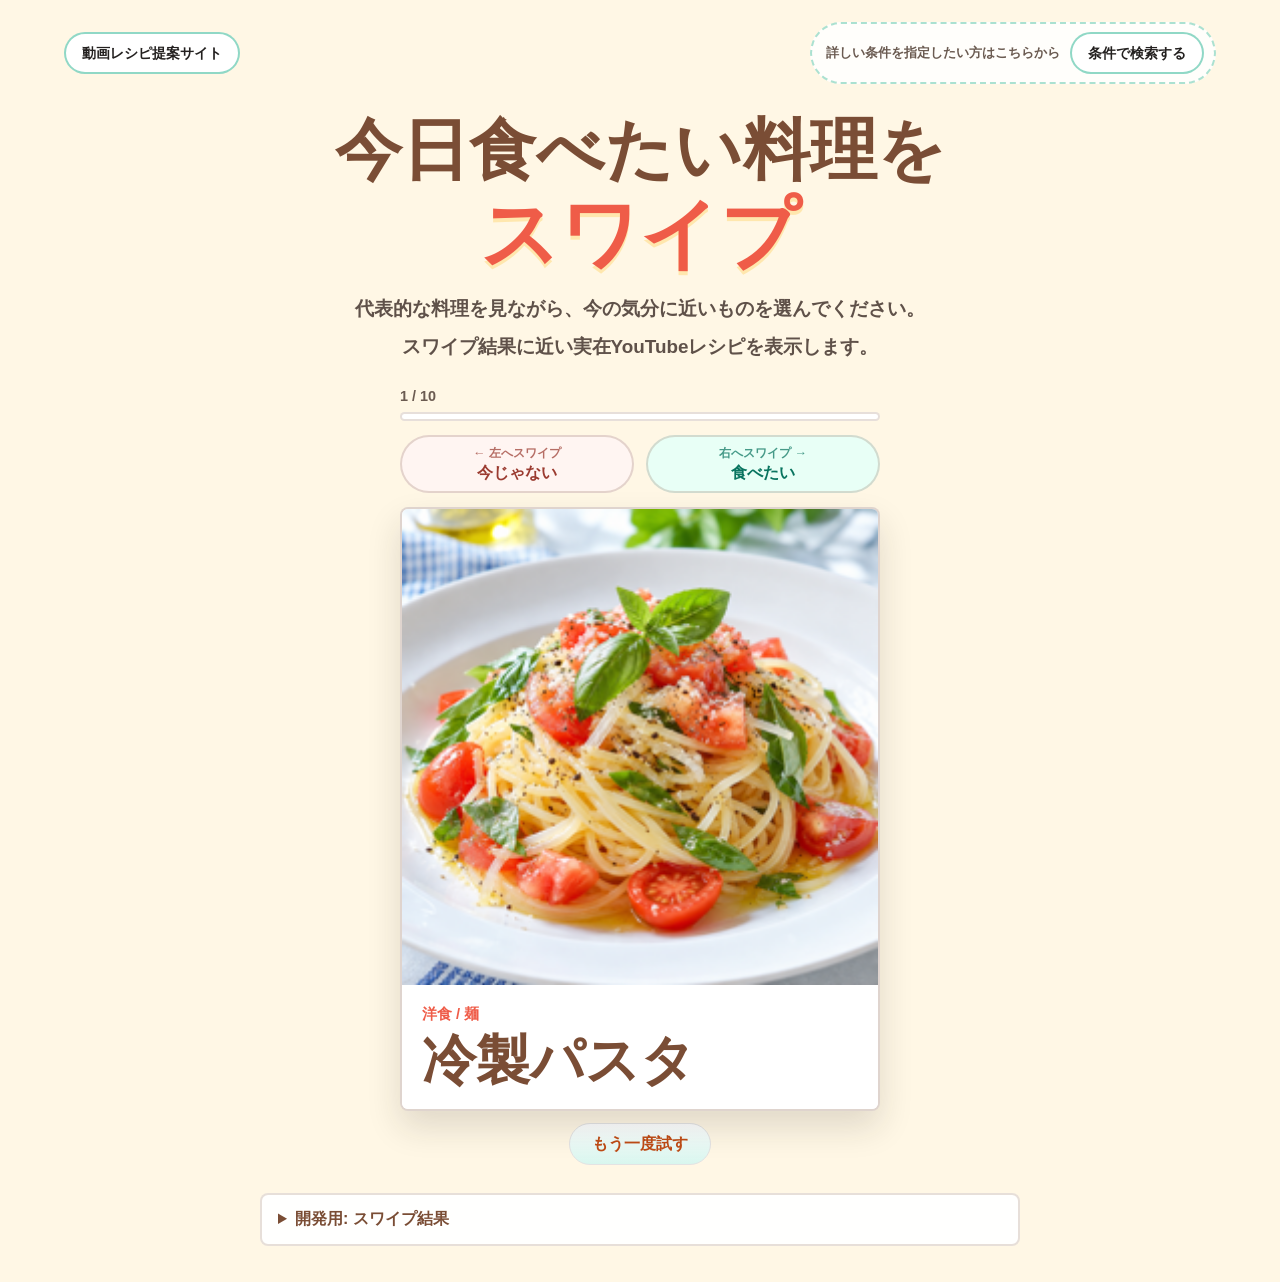
<file: index.html>
<!doctype html>
<html lang="ja">
  <head>
    <meta charset="utf-8">
    <meta name="viewport" content="width=device-width, initial-scale=1">
    <title>スワイプで探す | 動画レシピ提案サイト</title>
    <link rel="stylesheet" href="styles.css?v=swipe-prototype-20261006">
  </head>
  <body>
    <main class="app-shell swipe-shell">
      <section class="swipe-stage" aria-labelledby="page-title">
        <div class="site-topbar swipe-topbar">
          <a class="brand-pill" href="index.html">動画レシピ提案サイト</a>
          <aside class="topbar-condition-card" aria-label="条件検索への入口">
            <span>詳しい条件を指定したい方はこちらから</span>
            <a href="conditions.html">条件で検索する</a>
          </aside>
        </div>

        <header class="swipe-intro">
          <h1 id="page-title">
            <span>今日食べたい料理を</span>
            <span class="swipe-title-pop">スワイプ</span>
          </h1>
          <p class="lead">
            <span>代表的な料理を見ながら、今の気分に近いものを選んでください。</span>
            <span>スワイプ結果に近い実在YouTubeレシピを表示します。</span>
          </p>
        </header>

        <section class="swipe-workspace" aria-label="代表料理スワイプ">
          <div class="swipe-progress" aria-live="polite">
            <span id="swipeProgressText">1 / 10</span>
            <div class="swipe-progress-bar" aria-hidden="true">
              <span id="swipeProgressBar"></span>
            </div>
          </div>

          <div class="swipe-actions" aria-label="回答操作">
            <button class="swipe-action swipe-dislike-button" id="swipeDislikeButton" type="button">
              <span class="swipe-action-direction">← 左へスワイプ</span>
              <span class="swipe-action-choice">今じゃない</span>
            </button>
            <button class="swipe-action swipe-like-button" id="swipeLikeButton" type="button">
              <span class="swipe-action-direction">右へスワイプ →</span>
              <span class="swipe-action-choice">食べたい</span>
            </button>
          </div>

          <div class="swipe-card-area" id="swipeCardArea">
            <article class="swipe-card" id="swipeCard" aria-live="polite">
              <div class="swipe-choice-label swipe-choice-like" aria-hidden="true">食べたい</div>
              <div class="swipe-choice-label swipe-choice-dislike" aria-hidden="true">今じゃない</div>
              <img id="swipeDishImage" alt="">
              <div class="swipe-card-body">
                <p class="swipe-card-kicker" id="swipeDishMeta"></p>
                <h2 id="swipeDishName"></h2>
              </div>
            </article>
            <section class="swipe-complete-card" id="swipeCompleteCard" hidden aria-live="polite">
              <p>10枚のスワイプが完了しました</p>
              <button class="primary-action swipe-result-action" id="swipeResultButton" type="button">検索結果を表示</button>
            </section>
          </div>

          <button class="secondary-action swipe-restart-inline" id="swipeRestartButton" type="button">もう一度試す</button>
        </section>

        <details class="swipe-debug" id="swipeDebug">
          <summary>開発用: スワイプ結果</summary>
          <pre id="swipeDebugOutput">[]</pre>
        </details>
      </section>
    </main>

    <script src="swipe-dishes.js?v=swipe-prototype-20261006"></script>
    <script src="swipe.js?v=balanced-random-20261027"></script>
  </body>
</html>
</file>
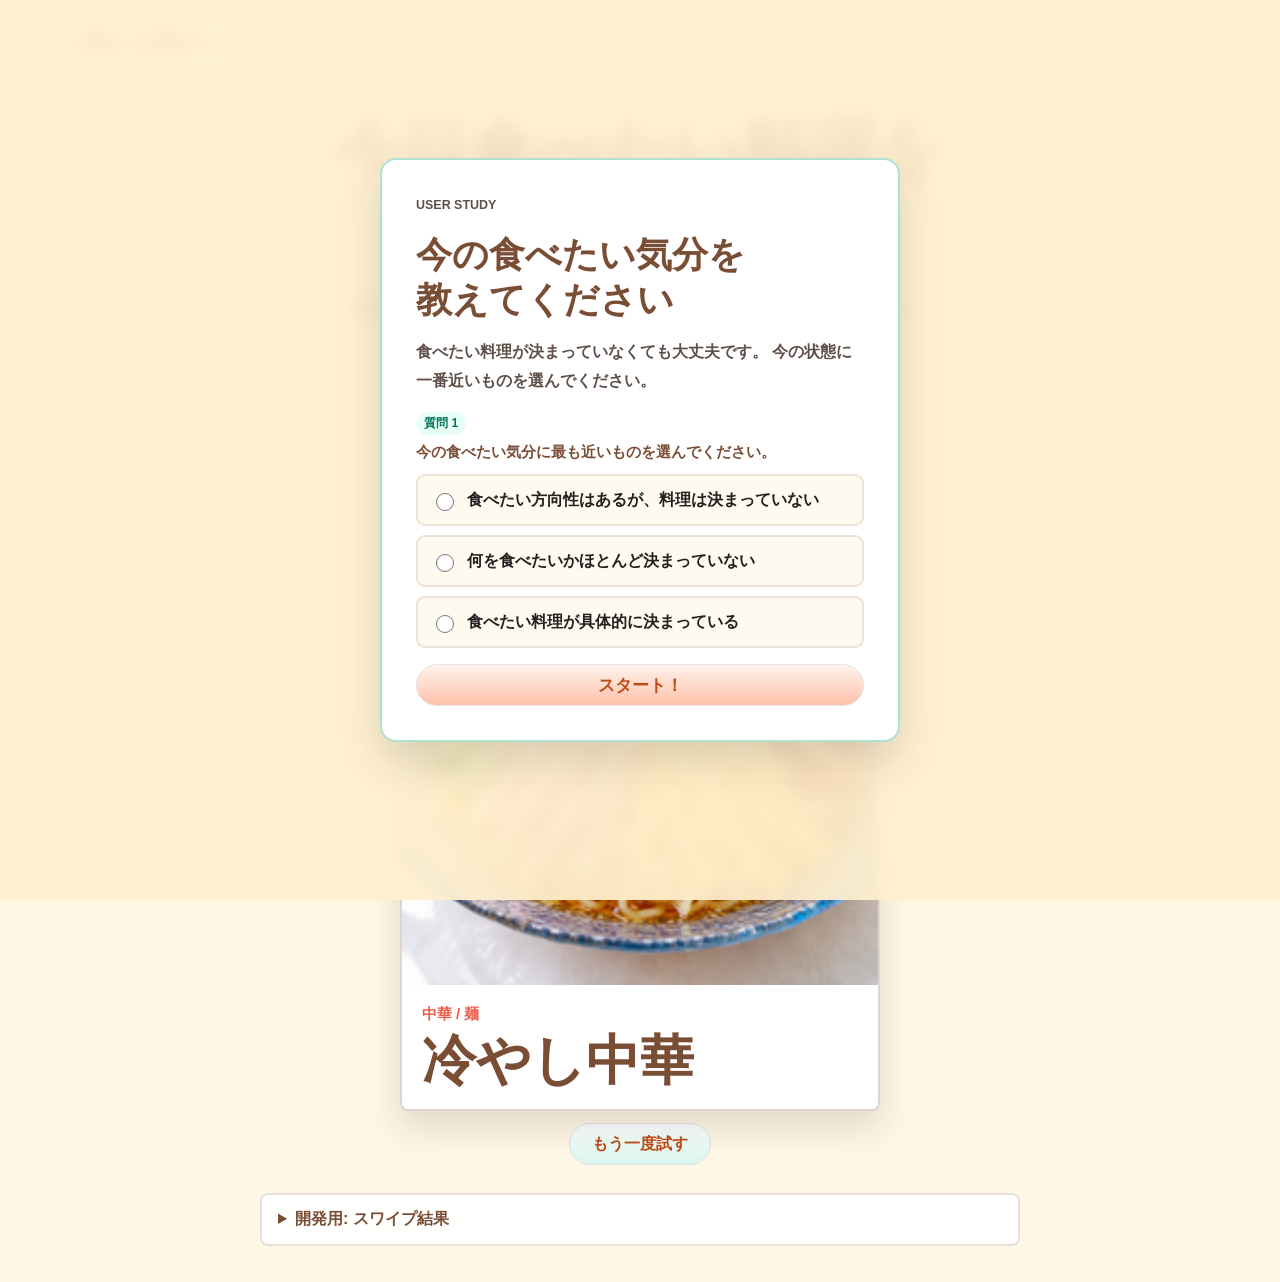
<file: survey-answer/index.html>
<!doctype html>
<html lang="ja">
  <head>
    <meta charset="utf-8">
    <meta name="viewport" content="width=device-width, initial-scale=1">
    <title>スワイプで探す | 動画レシピ提案サイト</title>
    <link rel="stylesheet" href="styles.css?v=research-entry-20261105">
  </head>
  <body>
    <main class="app-shell swipe-shell">
      <section class="swipe-stage" aria-labelledby="page-title">
        <div class="site-topbar swipe-topbar">
          <a class="brand-pill" href="index.html">動画レシピ提案サイト</a>
        </div>

        <header class="swipe-intro">
          <h1 id="page-title">
            <span>今日食べたい料理を</span>
            <span class="swipe-title-pop">スワイプ</span>
          </h1>
          <p class="lead">
            <span>代表的な料理を見ながら、今の気分に近いものを選んでください。</span>
            <span>スワイプ結果に近い実在YouTubeレシピを表示します。</span>
          </p>
        </header>

        <section class="swipe-workspace" aria-label="代表料理スワイプ">
          <div class="swipe-progress" aria-live="polite">
            <span id="swipeProgressText">1 / 10</span>
            <div class="swipe-progress-bar" aria-hidden="true">
              <span id="swipeProgressBar"></span>
            </div>
          </div>

          <div class="swipe-actions" aria-label="回答操作">
            <button class="swipe-action swipe-dislike-button" id="swipeDislikeButton" type="button">
              <span class="swipe-action-direction">← 左へスワイプ</span>
              <span class="swipe-action-choice">今じゃない</span>
            </button>
            <button class="swipe-action swipe-like-button" id="swipeLikeButton" type="button">
              <span class="swipe-action-direction">右へスワイプ →</span>
              <span class="swipe-action-choice">食べたい</span>
            </button>
          </div>

          <div class="swipe-card-area" id="swipeCardArea">
            <article class="swipe-card" id="swipeCard" aria-live="polite">
              <div class="swipe-choice-label swipe-choice-like" aria-hidden="true">食べたい</div>
              <div class="swipe-choice-label swipe-choice-dislike" aria-hidden="true">今じゃない</div>
              <img id="swipeDishImage" alt="">
              <div class="swipe-card-body">
                <p class="swipe-card-kicker" id="swipeDishMeta"></p>
                <h2 id="swipeDishName"></h2>
              </div>
            </article>
            <section class="swipe-complete-card" id="swipeCompleteCard" hidden aria-live="polite">
              <p>10枚のスワイプが完了しました</p>
              <button class="primary-action swipe-result-action" id="swipeResultButton" type="button">検索結果を表示</button>
            </section>
          </div>

          <button class="secondary-action swipe-restart-inline" id="swipeRestartButton" type="button">もう一度試す</button>
        </section>

        <details class="swipe-debug" id="swipeDebug">
          <summary>開発用: スワイプ結果</summary>
          <pre id="swipeDebugOutput">[]</pre>
        </details>
      </section>

      <section class="research-start-overlay" id="researchStartOverlay" aria-labelledby="researchStartTitle" aria-modal="true" role="dialog">
        <div class="research-start-card">
          <p class="section-kicker">User Study</p>
          <h2 id="researchStartTitle">
            <span>今の食べたい気分を</span>
            <span>教えてください</span>
          </h2>
          <p>
            食べたい料理が決まっていなくても大丈夫です。
            今の状態に一番近いものを選んでください。
          </p>
          <fieldset class="research-start-question">
            <legend>
              <span class="research-question-progress" id="researchStartProgress">質問 1</span>
              今の食べたい気分に最も近いものを選んでください。
            </legend>
            <label>
              <input type="radio" name="preferenceClarity" value="direction_only">
              <span>食べたい方向性はあるが、料理は決まっていない</span>
            </label>
            <label>
              <input type="radio" name="preferenceClarity" value="undecided">
              <span>何を食べたいかほとんど決まっていない</span>
            </label>
            <label>
              <input type="radio" name="preferenceClarity" value="specific_dish">
              <span>食べたい料理が具体的に決まっている</span>
            </label>
          </fieldset>

          <fieldset class="research-start-question research-start-directions" id="researchStartDirections" hidden>
            <legend>
              <span class="research-question-progress">質問 2 / 9</span>
              現在なんとなく考えている方向性を選んでください。（3つまで）
            </legend>
            <div class="research-start-chip-grid">
              <label><input type="checkbox" name="initialDirections" value="ガッツリ"><span>ガッツリ</span></label>
              <label><input type="checkbox" name="initialDirections" value="あっさり"><span>あっさり</span></label>
              <label><input type="checkbox" name="initialDirections" value="温かい"><span>温かい</span></label>
              <label><input type="checkbox" name="initialDirections" value="冷たい"><span>冷たい</span></label>
              <label><input type="checkbox" name="initialDirections" value="和食"><span>和食</span></label>
              <label><input type="checkbox" name="initialDirections" value="洋食"><span>洋食</span></label>
              <label><input type="checkbox" name="initialDirections" value="中華"><span>中華</span></label>
              <label><input type="checkbox" name="initialDirections" value="韓国料理"><span>韓国料理</span></label>
              <label><input type="checkbox" name="initialDirections" value="ご飯もの"><span>ご飯もの</span></label>
              <label><input type="checkbox" name="initialDirections" value="麺料理"><span>麺料理</span></label>
              <label><input type="checkbox" name="initialDirections" value="パン料理"><span>パン料理</span></label>
              <label><input type="checkbox" name="initialDirections" value="その他"><span>その他</span></label>
            </div>
          </fieldset>

          <div class="research-screenout-note" id="researchScreenoutNote" hidden>
            <strong>今回は調査対象外です</strong>
            <p>
              今回の調査は、食べたい料理がまだ具体的に決まっていない方を対象としています。
              次に「何を食べようかな」と迷ったときに、改めてご協力いただけますと幸いです。
            </p>
          </div>

          <p class="research-start-error" id="researchStartError" hidden></p>
          <button class="primary-action research-start-button" id="researchStartButton" type="button">スタート！</button>
        </div>
      </section>
    </main>

    <script src="swipe-dishes.js?v=swipe-prototype-20261006"></script>
    <script src="swipe.js?v=research-entry-20261105"></script>
  </body>
</html>
</file>
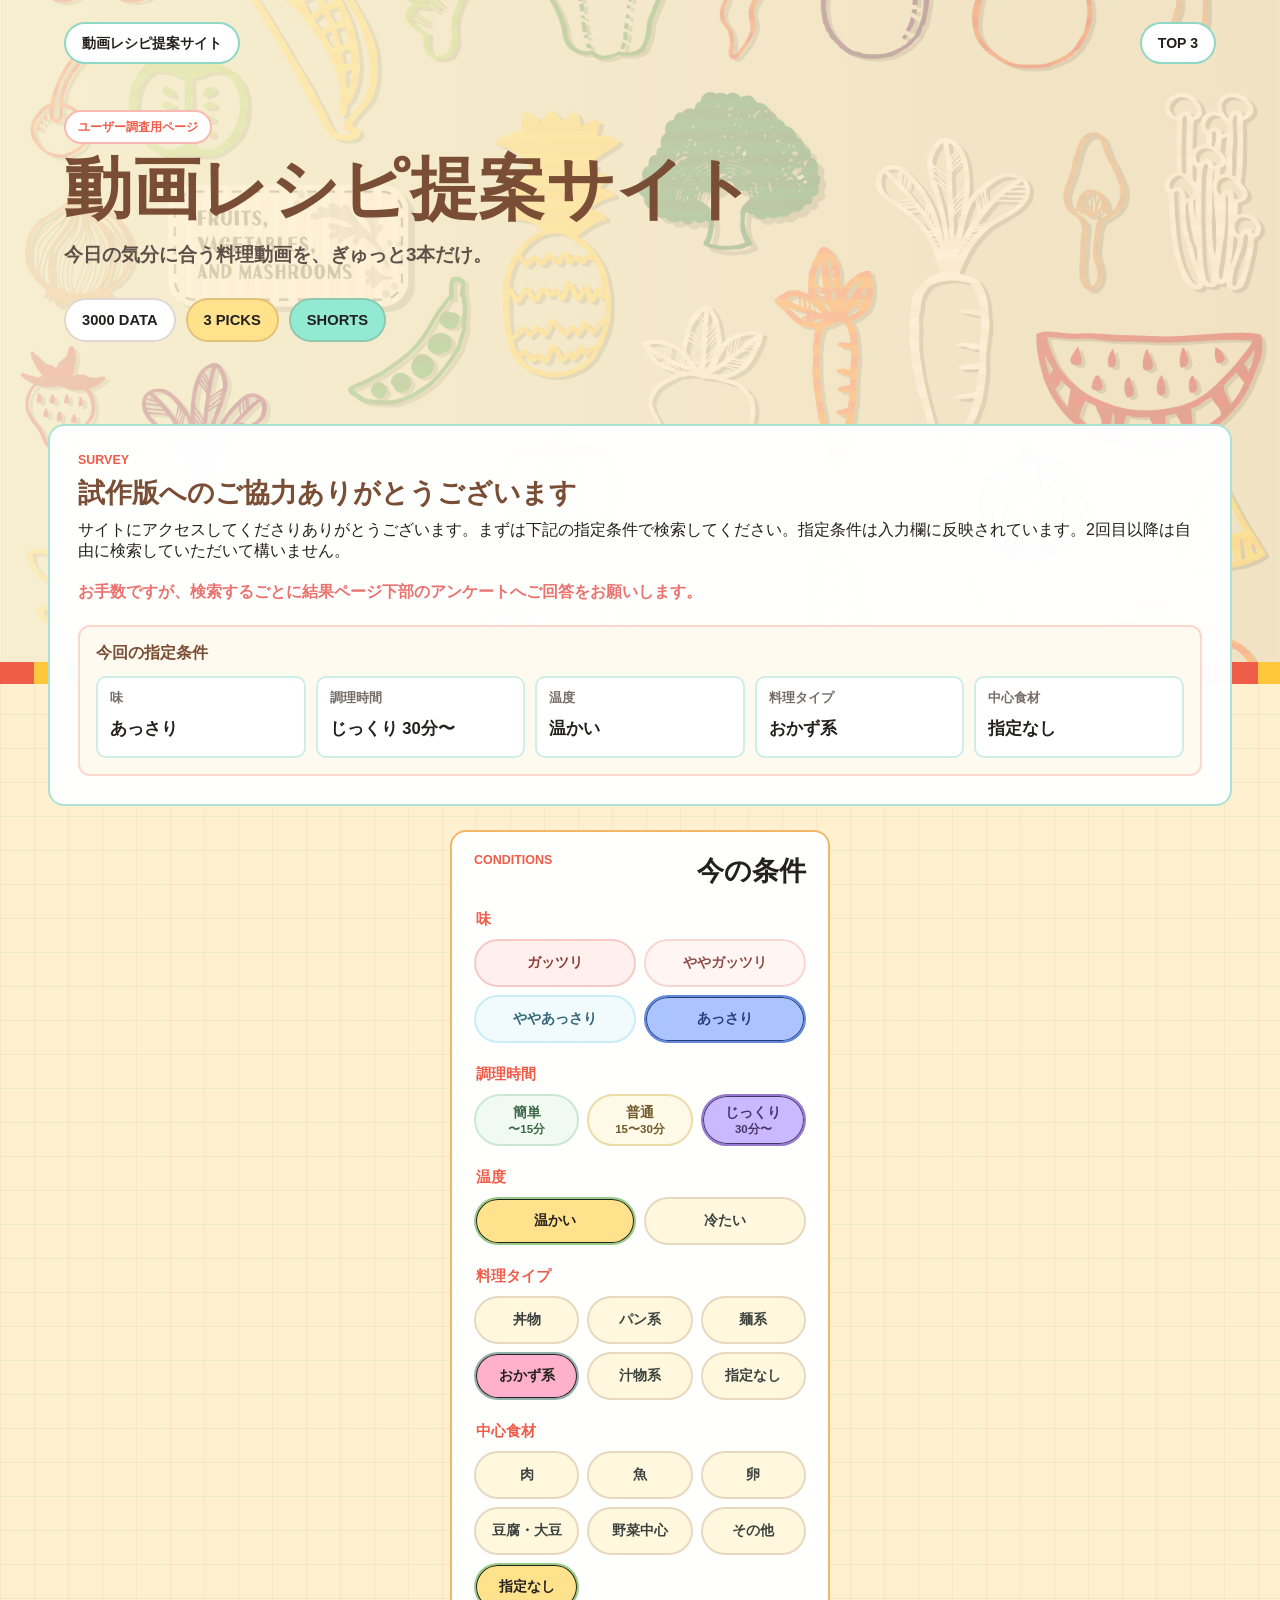
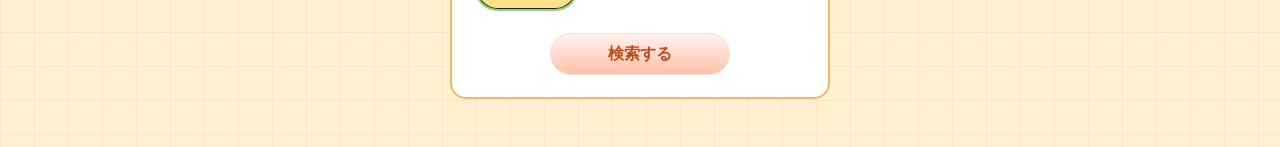
<file: survey/index.html>
<!doctype html>
<html lang="ja">
  <head>
    <meta charset="utf-8">
    <meta name="viewport" content="width=device-width, initial-scale=1">
    <title>調査用 | 動画レシピ提案サイト</title>
    <link rel="stylesheet" href="../styles.css?v=survey-assignment-20260929">
  </head>
  <body>
    <main class="app-shell survey-shell">
      <section class="hero" aria-labelledby="page-title">
        <div class="hero-media" aria-hidden="true"></div>
        <div class="site-topbar">
          <div class="brand-pill">動画レシピ提案サイト</div>
          <a href="results.html">TOP 3</a>
        </div>
        <div class="hero-content">
          <p class="eyebrow">ユーザー調査用ページ</p>
          <h1 id="page-title">動画レシピ提案サイト</h1>
          <p class="lead">
            今日の気分に合う料理動画を、ぎゅっと3本だけ。
          </p>
          <div class="hero-badges" aria-label="推薦の特徴">
            <span>3000 DATA</span>
            <span>3 PICKS</span>
            <span>SHORTS</span>
          </div>
        </div>
      </section>

      <section class="survey-notice" aria-label="調査の案内">
        <div>
          <p class="section-kicker">Survey</p>
          <h2>試作版へのご協力ありがとうございます</h2>
          <p>サイトにアクセスしてくださりありがとうございます。まずは下記の指定条件で検索してください。指定条件は入力欄に反映されています。2回目以降は自由に検索していただいて構いません。</p>
          <p class="survey-reminder">お手数ですが、検索するごとに結果ページ下部のアンケートへご回答をお願いします。</p>
          <div class="survey-assignment" id="surveyAssignment" aria-label="指定条件">
            <p class="survey-assignment-title">今回の指定条件</p>
            <div class="survey-assignment-grid" id="surveyAssignmentGrid"></div>
          </div>
        </div>
      </section>

      <section class="workspace home-workspace" aria-label="推薦条件">
        <aside class="control-panel" aria-label="条件選択">
          <div class="panel-heading">
            <p class="section-kicker">Conditions</p>
            <h2>今の条件</h2>
          </div>

          <form id="recommendForm" autocomplete="off">
            <fieldset>
              <legend>味</legend>
              <div class="segmented four" data-group="taste">
                <label>
                  <input type="radio" name="taste" value="rich">
                  <span class="condition-button taste-rich">ガッツリ</span>
                </label>
                <label>
                  <input type="radio" name="taste" value="semi-rich">
                  <span class="condition-button taste-semi-rich">ややガッツリ</span>
                </label>
                <label>
                  <input type="radio" name="taste" value="semi-light">
                  <span class="condition-button taste-semi-light">ややあっさり</span>
                </label>
                <label>
                  <input type="radio" name="taste" value="light">
                  <span class="condition-button taste-light">あっさり</span>
                </label>
              </div>
            </fieldset>

            <fieldset>
              <legend>調理時間</legend>
              <div class="segmented three" data-group="time">
                <label>
                  <input type="radio" name="time" value="easy">
                  <span class="condition-button time-easy">簡単<br><small>〜15分</small></span>
                </label>
                <label>
                  <input type="radio" name="time" value="normal">
                  <span class="condition-button time-normal">普通<br><small>15〜30分</small></span>
                </label>
                <label>
                  <input type="radio" name="time" value="slow">
                  <span class="condition-button time-slow">じっくり<br><small>30分〜</small></span>
                </label>
              </div>
            </fieldset>

            <fieldset>
              <legend>温度</legend>
              <div class="segmented two" data-group="temperature">
                <label>
                  <input type="radio" name="temperature" value="warm">
                  <span>温かい</span>
                </label>
                <label>
                  <input type="radio" name="temperature" value="cold">
                  <span>冷たい</span>
                </label>
              </div>
            </fieldset>

            <fieldset>
              <legend>料理タイプ</legend>
              <div class="segmented three" data-group="dishType">
                <label>
                  <input type="radio" name="dishType" value="rice">
                  <span class="condition-button">丼物</span>
                </label>
                <label>
                  <input type="radio" name="dishType" value="bread">
                  <span class="condition-button">パン系</span>
                </label>
                <label>
                  <input type="radio" name="dishType" value="noodle">
                  <span class="condition-button">麺系</span>
                </label>
                <label>
                  <input type="radio" name="dishType" value="side">
                  <span class="condition-button">おかず系</span>
                </label>
                <label>
                  <input type="radio" name="dishType" value="soup">
                  <span class="condition-button">汁物系</span>
                </label>
                <label>
                  <input type="radio" name="dishType" value="any">
                  <span class="condition-button">指定なし</span>
                </label>
              </div>
            </fieldset>

            <fieldset>
              <legend>中心食材</legend>
              <div class="segmented three" data-group="mainIngredient">
                <label>
                  <input type="radio" name="mainIngredient" value="meat">
                  <span class="condition-button">肉</span>
                </label>
                <label>
                  <input type="radio" name="mainIngredient" value="fish">
                  <span class="condition-button">魚</span>
                </label>
                <label>
                  <input type="radio" name="mainIngredient" value="egg">
                  <span class="condition-button">卵</span>
                </label>
                <label>
                  <input type="radio" name="mainIngredient" value="soy">
                  <span class="condition-button">豆腐・大豆</span>
                </label>
                <label>
                  <input type="radio" name="mainIngredient" value="vegetable">
                  <span class="condition-button">野菜中心</span>
                </label>
                <label>
                  <input type="radio" name="mainIngredient" value="other">
                  <span class="condition-button">その他</span>
                </label>
                <label>
                  <input type="radio" name="mainIngredient" value="any">
                  <span class="condition-button">指定なし</span>
                </label>
              </div>
            </fieldset>

            <div class="form-actions">
              <button class="primary-action search-action" id="searchButton" type="submit">検索する</button>
            </div>
          </form>
        </aside>
      </section>
    </main>

    <script src="../recipes-data.js?v=database-3000-20261027"></script>
    <script src="../app.js?v=rice-bread-warm-20260929"></script>
    <script src="survey.js?v=random-assignment-20260929"></script>
  </body>
</html>
</file>
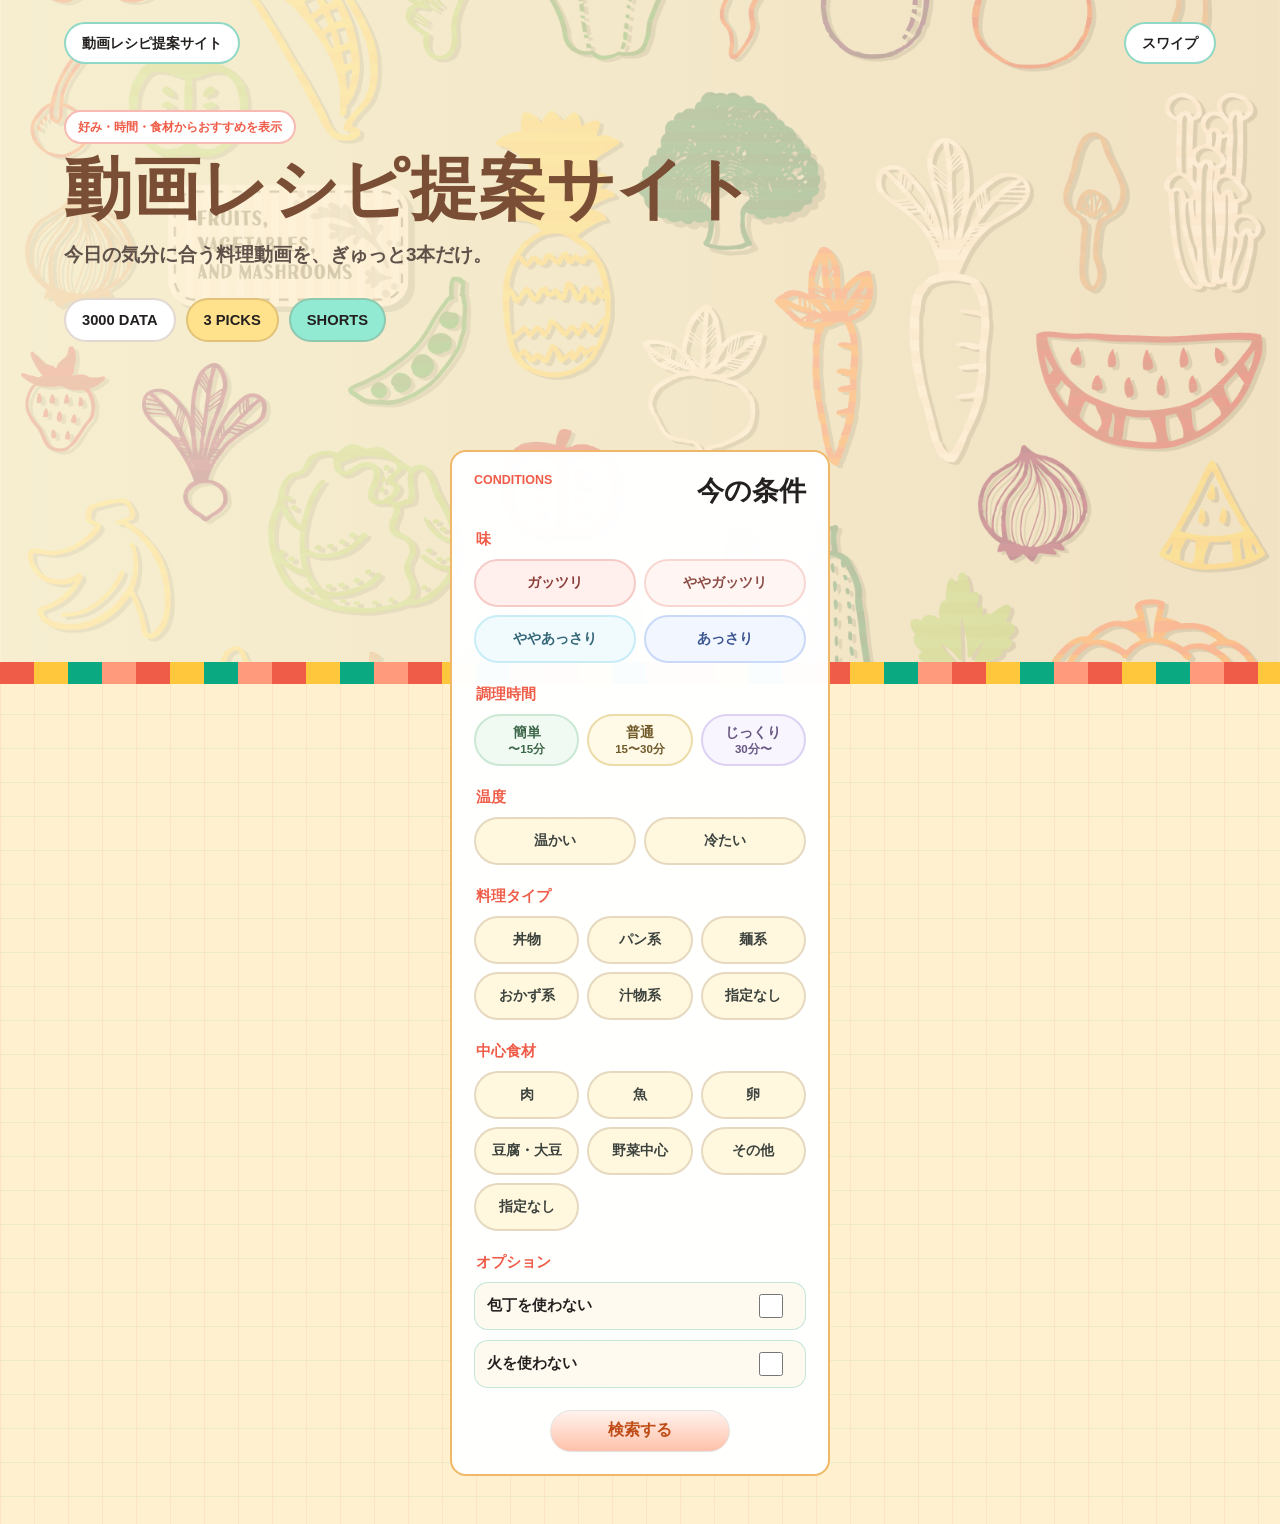
<file: conditions.html>
<!doctype html>
<html lang="ja">
  <head>
    <meta charset="utf-8">
    <meta name="viewport" content="width=device-width, initial-scale=1">
    <title>条件検索 | 動画レシピ提案サイト</title>
    <link rel="stylesheet" href="styles.css?v=swipe-prototype-20261006">
  </head>
  <body>
    <main class="app-shell">
      <section class="hero" aria-labelledby="page-title">
        <div class="hero-media" aria-hidden="true"></div>
        <div class="site-topbar">
          <a class="brand-pill" href="index.html">動画レシピ提案サイト</a>
          <a href="index.html">スワイプ</a>
        </div>
        <div class="hero-content">
          <p class="eyebrow">好み・時間・食材からおすすめを表示</p>
          <h1 id="page-title">動画レシピ提案サイト</h1>
          <p class="lead">
            今日の気分に合う料理動画を、ぎゅっと3本だけ。
          </p>
          <div class="hero-badges" aria-label="推薦の特徴">
            <span>3000 DATA</span>
            <span>3 PICKS</span>
            <span>SHORTS</span>
          </div>
        </div>
      </section>

      <section class="workspace home-workspace" aria-label="推薦条件">
        <aside class="control-panel" aria-label="条件選択">
          <div class="panel-heading">
            <p class="section-kicker">Conditions</p>
            <h2>今の条件</h2>
          </div>

          <form id="recommendForm" autocomplete="off">
            <fieldset>
              <legend>味</legend>
              <div class="segmented four" data-group="taste">
                <label>
                  <input type="radio" name="taste" value="rich">
                  <span class="condition-button taste-rich">ガッツリ</span>
                </label>
                <label>
                  <input type="radio" name="taste" value="semi-rich">
                  <span class="condition-button taste-semi-rich">ややガッツリ</span>
                </label>
                <label>
                  <input type="radio" name="taste" value="semi-light">
                  <span class="condition-button taste-semi-light">ややあっさり</span>
                </label>
                <label>
                  <input type="radio" name="taste" value="light">
                  <span class="condition-button taste-light">あっさり</span>
                </label>
              </div>
            </fieldset>

            <fieldset>
              <legend>調理時間</legend>
              <div class="segmented three" data-group="time">
                <label>
                  <input type="radio" name="time" value="easy">
                  <span class="condition-button time-easy">簡単<br><small>〜15分</small></span>
                </label>
                <label>
                  <input type="radio" name="time" value="normal">
                  <span class="condition-button time-normal">普通<br><small>15〜30分</small></span>
                </label>
                <label>
                  <input type="radio" name="time" value="slow">
                  <span class="condition-button time-slow">じっくり<br><small>30分〜</small></span>
                </label>
              </div>
            </fieldset>

            <fieldset>
              <legend>温度</legend>
              <div class="segmented two" data-group="temperature">
                <label>
                  <input type="radio" name="temperature" value="warm">
                  <span>温かい</span>
                </label>
                <label>
                  <input type="radio" name="temperature" value="cold">
                  <span>冷たい</span>
                </label>
              </div>
            </fieldset>

            <fieldset>
              <legend>料理タイプ</legend>
              <div class="segmented three" data-group="dishType">
                <label>
                  <input type="radio" name="dishType" value="rice">
                  <span class="condition-button">丼物</span>
                </label>
                <label>
                  <input type="radio" name="dishType" value="bread">
                  <span class="condition-button">パン系</span>
                </label>
                <label>
                  <input type="radio" name="dishType" value="noodle">
                  <span class="condition-button">麺系</span>
                </label>
                <label>
                  <input type="radio" name="dishType" value="side">
                  <span class="condition-button">おかず系</span>
                </label>
                <label>
                  <input type="radio" name="dishType" value="soup">
                  <span class="condition-button">汁物系</span>
                </label>
                <label>
                  <input type="radio" name="dishType" value="any">
                  <span class="condition-button">指定なし</span>
                </label>
              </div>
            </fieldset>

            <fieldset>
              <legend>中心食材</legend>
              <div class="segmented three" data-group="mainIngredient">
                <label>
                  <input type="radio" name="mainIngredient" value="meat">
                  <span class="condition-button">肉</span>
                </label>
                <label>
                  <input type="radio" name="mainIngredient" value="fish">
                  <span class="condition-button">魚</span>
                </label>
                <label>
                  <input type="radio" name="mainIngredient" value="egg">
                  <span class="condition-button">卵</span>
                </label>
                <label>
                  <input type="radio" name="mainIngredient" value="soy">
                  <span class="condition-button">豆腐・大豆</span>
                </label>
                <label>
                  <input type="radio" name="mainIngredient" value="vegetable">
                  <span class="condition-button">野菜中心</span>
                </label>
                <label>
                  <input type="radio" name="mainIngredient" value="other">
                  <span class="condition-button">その他</span>
                </label>
                <label>
                  <input type="radio" name="mainIngredient" value="any">
                  <span class="condition-button">指定なし</span>
                </label>
              </div>
            </fieldset>

            <fieldset>
              <legend>オプション</legend>
              <div class="option-list">
                <label class="toggle-row">
                  <span>包丁を使わない</span>
                  <input type="checkbox" name="noKnife">
                </label>
                <label class="toggle-row">
                  <span>火を使わない</span>
                  <input type="checkbox" name="noHeat">
                </label>
              </div>
            </fieldset>

            <div class="form-actions">
              <button class="primary-action search-action" id="searchButton" type="submit">検索する</button>
            </div>
          </form>
        </aside>
      </section>
    </main>

    <script src="recipes-data.js?v=database-3000-20261027"></script>
    <script src="app.js?v=swipe-prototype-20261006"></script>
  </body>
</html>
</file>
<file: styles.css>
:root {
  color-scheme: light;
  --ink: #23201f;
  --muted: #766d68;
  --line: #f2b85d;
  --paper: #fff0cf;
  --panel: #ffffff;
  --green: #0aa982;
  --green-dark: #08745f;
  --tomato: #ef5c48;
  --gold: #ffc73c;
  --aqua: #22b995;
  --pink: #ff9a7c;
  --soft-border: #f0b866;
  --soft-emerald: #8bdcc8;
  --soft-shadow: none;
  --hero-height: clamp(500px, 76vh, 720px);
}

.swipe-shell {
  min-height: 100vh;
  background: #fff7e5;
}

.swipe-stage {
  position: relative;
  min-height: 100vh;
  padding: 88px clamp(16px, 5vw, 56px) 36px;
}

.swipe-stage::before {
  position: fixed;
  inset: 0;
  z-index: -1;
  content: "";
  background:
    linear-gradient(90deg, rgba(239, 92, 72, 0.06) 1px, transparent 1px),
    linear-gradient(rgba(10, 169, 130, 0.06) 1px, transparent 1px),
    #fff0cf;
  background-size: 34px 34px;
}

.swipe-topbar {
  top: 20px;
}

.topbar-condition-card {
  display: flex;
  align-items: center;
  gap: 10px;
  max-width: min(52vw, 520px);
  padding: 8px 10px 8px 14px;
  border: 2px dashed rgba(10, 169, 130, 0.34);
  border-radius: 999px;
  background: rgba(255, 255, 255, 0.82);
  color: #6b5b51;
  font-size: 0.82rem;
  font-weight: 800;
}

.topbar-condition-card a {
  display: inline-flex;
  align-items: center;
  justify-content: center;
  min-height: 34px;
  flex: 0 0 auto;
  padding: 7px 12px;
  border: 2px solid rgba(10, 169, 130, 0.35);
  border-radius: 999px;
  background: #e8fff6;
  color: #08745f;
  font-size: 0.82rem;
  font-weight: 900;
  text-decoration: none;
}

.swipe-intro {
  max-width: 760px;
  margin: 28px auto 24px;
  text-align: center;
}

.swipe-intro .eyebrow {
  display: inline-flex;
  align-items: center;
  min-height: 34px;
  padding: 6px 12px;
  border: 2px solid rgba(239, 92, 72, 0.34);
  border-radius: 999px;
  background: #fff;
}

.swipe-intro h1 {
  display: grid;
  justify-items: center;
  gap: 14px;
  max-width: 720px;
  margin: 0 auto 14px;
  font-size: clamp(2.35rem, 8vw, 4.2rem);
  text-align: center;
}

.swipe-title-pop {
  display: inline-block;
  padding: 0 0.12em 0.08em;
  color: var(--tomato);
  font-family: "Hiragino Maru Gothic ProN", "Hiragino Sans", "Yu Gothic", "YuGothic", sans-serif;
  font-size: 1.16em;
  font-weight: 900;
  line-height: 0.96;
  text-shadow: 0 4px 0 rgba(255, 199, 60, 0.32);
}

.swipe-intro .lead {
  display: grid;
  justify-items: center;
  gap: 4px;
  margin-inline: auto;
  text-align: center;
}

.swipe-workspace {
  width: min(100%, 480px);
  margin: 0 auto;
}

.swipe-progress {
  display: grid;
  gap: 8px;
  margin-bottom: 14px;
  color: #6b5b51;
  font-size: 0.9rem;
  font-weight: 800;
}

.swipe-progress-bar {
  height: 9px;
  overflow: hidden;
  border: 2px solid rgba(122, 77, 53, 0.18);
  border-radius: 999px;
  background: #fff;
}

.swipe-progress-bar span {
  display: block;
  width: 0;
  height: 100%;
  border-radius: inherit;
  background: #0aa982;
  transition: width 0.18s ease;
}

.swipe-card-area {
  position: relative;
  display: grid;
  min-height: min(640px, calc(100vh - 300px));
  touch-action: none;
}

.swipe-card {
  position: relative;
  display: grid;
  grid-template-rows: minmax(260px, 1fr) auto;
  overflow: hidden;
  border: 2px solid rgba(122, 77, 53, 0.24);
  border-radius: 8px;
  background: #fff;
  box-shadow: 0 16px 34px rgba(35, 32, 31, 0.14);
  cursor: grab;
  touch-action: none;
  user-select: none;
  transition: transform 0.22s ease;
  backface-visibility: hidden;
  transform: translateZ(0);
  will-change: transform;
}

.swipe-card:active {
  cursor: grabbing;
}

.swipe-card.is-resetting {
  transition: transform 0.16s ease;
}

.swipe-card.is-dragging {
  transition: none;
}

.swipe-card img {
  display: block;
  width: 100%;
  height: 100%;
  min-height: 330px;
  object-fit: cover;
  background: #fff8df;
}

.swipe-card-body {
  display: grid;
  gap: 8px;
  padding: 20px;
  background: #fff;
}

.swipe-card-kicker {
  margin: 0;
  color: var(--tomato);
  font-size: 0.92rem;
  font-weight: 800;
}

.swipe-card h2 {
  font-size: clamp(2.2rem, 10vw, 3.4rem);
  line-height: 1.05;
  color: #7a4d35;
}

.swipe-choice-label {
  position: absolute;
  top: 22px;
  z-index: 2;
  padding: 8px 14px;
  border: 4px solid currentColor;
  border-radius: 8px;
  background: rgba(255, 255, 255, 0.86);
  font-size: 1.2rem;
  font-weight: 900;
  opacity: 0;
  transform: rotate(-8deg);
  transition: opacity 0.12s ease;
}

.swipe-choice-like {
  left: 22px;
  color: #0a8f70;
}

.swipe-choice-dislike {
  right: 22px;
  color: #d95345;
  transform: rotate(8deg);
}

.swipe-card.is-like .swipe-choice-like,
.swipe-card.is-dislike .swipe-choice-dislike {
  opacity: 1;
}

.swipe-actions {
  display: grid;
  grid-template-columns: repeat(2, minmax(0, 1fr));
  gap: 12px;
  margin: 0 0 14px;
}

.swipe-action {
  display: grid;
  align-content: center;
  justify-items: center;
  gap: 3px;
  min-height: 58px;
  padding: 8px 10px;
  border: 2px solid rgba(122, 77, 53, 0.2);
  border-radius: 999px;
  background: #fff;
  color: var(--ink);
  font-weight: 900;
  line-height: 1.15;
  cursor: pointer;
}

.swipe-action-direction {
  font-size: 0.78rem;
  opacity: 0.72;
}

.swipe-action-choice {
  font-size: 1rem;
}

.swipe-action:disabled {
  cursor: default;
  opacity: 0.55;
}

.swipe-dislike-button {
  background: #fff5f2;
  color: #9b3b30;
}

.swipe-like-button {
  background: #e8fff6;
  color: #08745f;
}

.swipe-complete-card {
  display: grid;
  align-content: center;
  justify-items: center;
  gap: 18px;
  min-height: 100%;
  padding: 34px 26px;
  border: 2px solid rgba(10, 169, 130, 0.3);
  border-radius: 8px;
  background:
    linear-gradient(135deg, rgba(232, 255, 246, 0.96), rgba(255, 255, 255, 0.98));
  box-shadow: 0 16px 34px rgba(35, 32, 31, 0.12);
  text-align: center;
}

.swipe-complete-card p {
  margin: 0;
  color: #08745f;
  font-size: 1.05rem;
  font-weight: 700;
  line-height: 1.7;
}

.swipe-result-action {
  min-height: 64px;
  width: min(100%, 320px);
  font-size: 1.08rem;
  box-shadow: 0 12px 22px rgba(10, 169, 130, 0.16);
}

.swipe-restart-inline {
  display: block;
  min-height: 46px;
  margin: 12px auto 0;
  padding-inline: 20px;
}

.swipe-debug {
  width: min(100%, 760px);
  margin: 28px auto 0;
  padding: 14px 16px;
  border: 2px solid rgba(122, 77, 53, 0.18);
  border-radius: 8px;
  background: rgba(255, 255, 255, 0.94);
}

.swipe-debug summary {
  cursor: pointer;
  color: #7a4d35;
  font-weight: 900;
}

.swipe-debug pre {
  max-height: 360px;
  overflow: auto;
  margin: 14px 0 0;
  padding: 14px;
  border-radius: 8px;
  background: #25211f;
  color: #fff6df;
  font-size: 0.78rem;
  line-height: 1.55;
  white-space: pre-wrap;
}

@media (max-width: 760px) {
  .swipe-stage {
    padding: 82px 14px 28px;
  }

  .swipe-topbar {
    left: 14px;
    right: 14px;
  }

  .swipe-topbar .brand-pill {
    min-height: 38px;
    padding: 7px 12px;
    font-size: 0.8rem;
  }

  .topbar-condition-card {
    max-width: 58vw;
    padding: 7px 8px 7px 10px;
    border-radius: 8px;
    font-size: 0.74rem;
  }

  .topbar-condition-card a {
    min-height: 32px;
    padding: 6px 10px;
    font-size: 0.74rem;
  }

  .swipe-intro {
    margin-top: 18px;
    margin-bottom: 18px;
    text-align: left;
  }

  .swipe-intro .lead {
    font-size: 1rem;
  }

  .swipe-card-area {
    min-height: min(570px, calc(100vh - 278px));
  }

  .swipe-card img {
    min-height: 290px;
  }

  .swipe-card-body {
    padding: 18px;
  }
}

* {
  box-sizing: border-box;
}

[hidden] {
  display: none !important;
}

body {
  margin: 0;
  color: var(--ink);
  background:
    linear-gradient(90deg, rgba(239, 92, 72, 0.08) 1px, transparent 1px),
    linear-gradient(rgba(10, 169, 130, 0.08) 1px, transparent 1px),
    var(--paper);
  background-size: 34px 34px;
  font-family: -apple-system, BlinkMacSystemFont, "Hiragino Sans", "Yu Gothic", "YuGothic", "Segoe UI", sans-serif;
  letter-spacing: 0;
}

button,
input {
  font: inherit;
}

.app-shell {
  min-height: 100vh;
}

.hero {
  position: relative;
  display: grid;
  align-items: start;
  min-height: var(--hero-height);
  padding: 86px clamp(20px, 5vw, 72px) 76px;
  overflow: hidden;
  color: var(--ink);
}

.hero-media {
  position: absolute;
  inset: 0;
  background:
    linear-gradient(90deg, rgba(255, 244, 214, 0.78), rgba(255, 231, 199, 0.62)),
    url("assets/vegetable-background.jpg") center / cover;
  background-blend-mode: normal;
}

.hero::after {
  position: absolute;
  inset: auto 0 0;
  height: 22px;
  content: "";
  background: repeating-linear-gradient(90deg, #ef5c48 0 34px, #ffc73c 34px 68px, #0aa982 68px 102px, #ff9a7c 102px 136px);
}

.site-topbar {
  position: absolute;
  top: 22px;
  left: clamp(20px, 5vw, 72px);
  right: clamp(20px, 5vw, 72px);
  z-index: 2;
  display: flex;
  align-items: center;
  justify-content: space-between;
  gap: 16px;
}

.brand-pill,
.site-topbar a {
  display: inline-flex;
  align-items: center;
  min-height: 42px;
  padding: 8px 16px;
  border: 2px solid rgba(10, 169, 130, 0.45);
  border-radius: 999px;
  background: #fff;
  color: var(--ink);
  font-size: 0.88rem;
  font-weight: 700;
  text-decoration: none;
}

.hero-content {
  position: relative;
  z-index: 1;
  max-width: 760px;
  margin-top: 24px;
}

.eyebrow,
.section-kicker {
  margin: 0 0 10px;
  font-size: 0.78rem;
  font-weight: 700;
  line-height: 1;
  text-transform: uppercase;
  color: var(--tomato);
}

.hero .eyebrow {
  display: inline-flex;
  align-items: center;
  min-height: 34px;
  padding: 6px 12px;
  border: 2px solid rgba(239, 92, 72, 0.42);
  border-radius: 999px;
  background: #fff;
}

h1,
h2,
h3,
p {
  margin-top: 0;
}

h1 {
  max-width: 760px;
  margin-bottom: 16px;
  font-size: 4.25rem;
  line-height: 1;
  letter-spacing: 0;
  color: #7a4d35;
  font-weight: 700;
}

.lead {
  max-width: 660px;
  margin-bottom: 0;
  font-size: 1.18rem;
  line-height: 1.8;
  color: #5f5149;
  font-weight: 700;
}

.hero-badges {
  display: flex;
  flex-wrap: wrap;
  gap: 10px;
  margin-top: 26px;
}

.hero-badges span {
  display: inline-grid;
  place-items: center;
  min-height: 44px;
  padding: 8px 16px;
  border: 2px solid rgba(122, 77, 53, 0.22);
  border-radius: 999px;
  background: #fff;
  color: var(--ink);
  font-size: 0.92rem;
  font-weight: 700;
}

.hero-badges span:nth-child(2) {
  background: #ffe28b;
}

.hero-badges span:nth-child(3) {
  background: #92ead2;
}

.floating-back-button {
  position: fixed;
  left: max(34px, calc(env(safe-area-inset-left) + 22px));
  bottom: max(34px, calc(env(safe-area-inset-bottom) + 22px));
  z-index: 20;
  display: inline-grid;
  place-items: center;
  width: 57px;
  height: 57px;
  padding: 0;
  border: 1px solid rgba(95, 95, 95, 0.24);
  border-radius: 50%;
  background: rgba(120, 120, 120, 0.16);
  color: #5f5f5f;
  font-size: 1.45rem;
  font-weight: 800;
  line-height: 1;
  text-decoration: none;
  box-shadow: 0 8px 18px rgba(35, 32, 31, 0.12);
  cursor: pointer;
  backdrop-filter: blur(6px);
  -webkit-backdrop-filter: blur(6px);
}

.floating-back-button:hover,
.floating-back-button:focus-visible {
  background: rgba(120, 120, 120, 0.24);
  outline: 2px solid rgba(95, 95, 95, 0.28);
  outline-offset: 3px;
}

.workspace {
  display: grid;
  grid-template-columns: minmax(300px, 380px) minmax(0, 1fr);
  gap: 24px;
  max-width: 1420px;
  margin: calc(50vh - var(--hero-height)) auto 0;
  padding: 0 clamp(16px, 4vw, 48px) 48px;
  position: relative;
  z-index: 2;
}

.home-workspace {
  grid-template-columns: minmax(300px, 380px);
  justify-content: center;
}

.result-workspace {
  grid-template-columns: minmax(0, 1fr);
}

.control-panel,
.result-panel {
  background: rgba(255, 255, 255, 0.98);
  border: 2px solid var(--soft-border);
  box-shadow: var(--soft-shadow);
}

.control-panel {
  border-radius: 16px;
  padding: 22px;
}

.result-panel {
  border-color: var(--soft-emerald);
  border-radius: 16px;
  padding: clamp(18px, 3vw, 30px);
}

.survey-notice,
.survey-feedback-panel {
  max-width: 1420px;
  margin: clamp(-260px, -30vh, -190px) auto 24px;
  padding: clamp(18px, 3vw, 28px);
  border: 2px solid rgba(10, 169, 130, 0.34);
  border-radius: 16px;
  background: rgba(255, 255, 255, 0.98);
  position: relative;
  z-index: 2;
}

.survey-notice {
  margin-inline: clamp(16px, 4vw, 48px);
}

.survey-notice h2,
.survey-feedback-panel h2 {
  margin-bottom: 10px;
  color: #7a4d35;
}

.survey-notice p:last-child,
.survey-feedback-copy p:last-child {
  margin-bottom: 0;
  color: var(--muted);
  font-weight: 700;
  line-height: 1.8;
}

.survey-reminder {
  margin: 12px 0 0;
  color: #e9736f;
  font-weight: 800;
  line-height: 1.8;
}

.survey-assignment {
  margin-top: 18px;
  padding: 16px;
  border: 2px solid rgba(239, 92, 72, 0.22);
  border-radius: 12px;
  background: #fffaf0;
}

.survey-searched-conditions {
  margin-top: 18px;
  padding: 16px;
  border: 2px solid rgba(10, 169, 130, 0.22);
  border-radius: 12px;
  background: #fffaf0;
}

.survey-assignment-title {
  margin-bottom: 12px;
  color: #7a4d35;
  font-weight: 800;
}

.survey-assignment-grid {
  display: grid;
  grid-template-columns: repeat(5, minmax(120px, 1fr));
  gap: 10px;
}

.survey-assignment-item {
  display: grid;
  gap: 6px;
  min-height: 82px;
  padding: 12px;
  border: 2px solid rgba(10, 169, 130, 0.2);
  border-radius: 10px;
  background: #fff;
}

.survey-assignment-item span {
  color: var(--muted);
  font-size: 0.8rem;
  font-weight: 700;
}

.survey-assignment-item strong {
  color: var(--ink);
  font-size: 1.04rem;
  line-height: 1.35;
}

.survey-shell .workspace {
  margin-top: 0;
}

.survey-shell .recipe-card .meta-row,
.survey-shell .recipe-card .reason-box,
.survey-shell .recipe-card .description,
.survey-shell .recipe-card .score {
  display: none;
}

.survey-feedback-panel {
  margin: 24px 0 0;
}

.survey-form-frame {
  min-height: 480px;
  margin-top: 18px;
  overflow: hidden;
  border: 2px solid rgba(122, 77, 53, 0.16);
  border-radius: 14px;
  background: #fffaf0;
}

.survey-form-frame iframe {
  display: block;
  width: 100%;
  min-height: 720px;
  border: 0;
}

.survey-form-placeholder {
  display: grid;
  place-items: center;
  min-height: 320px;
  margin: 0;
  padding: 24px;
  color: var(--muted);
  font-weight: 700;
  line-height: 1.8;
  text-align: center;
}

.panel-heading,
.result-header {
  display: flex;
  align-items: flex-start;
  justify-content: space-between;
  gap: 16px;
  margin-bottom: 22px;
}

h2 {
  margin-bottom: 0;
  font-size: 1.7rem;
  line-height: 1.25;
}

.source-note {
  margin: 8px 0 0;
  color: var(--muted);
  font-size: 0.88rem;
  font-weight: 700;
}

fieldset {
  margin: 0 0 22px;
  padding: 0;
  border: 0;
}

legend {
  margin-bottom: 10px;
  font-size: 0.92rem;
  font-weight: 700;
  color: var(--tomato);
}

.required-message {
  margin: 8px 0 0;
  color: #c9271e;
  font-size: 0.82rem;
  font-weight: 800;
}

.segmented {
  display: grid;
  gap: 8px;
}

.segmented.four {
  grid-template-columns: repeat(2, minmax(0, 1fr));
}

.segmented.three {
  grid-template-columns: repeat(3, minmax(0, 1fr));
}

.segmented.two {
  grid-template-columns: repeat(2, minmax(0, 1fr));
}

.segmented label {
  min-width: 0;
}

.segmented input {
  position: absolute;
  opacity: 0;
  pointer-events: none;
}

.segmented span {
  display: grid;
  place-items: center;
  min-height: 48px;
  padding: 8px;
  border: 2px solid rgba(122, 77, 53, 0.18);
  border-radius: 999px;
  background: #fff8df;
  color: #3c423d;
  font-size: 0.88rem;
  font-weight: 700;
  line-height: 1.25;
  text-align: center;
  cursor: pointer;
  transition: background 0.18s ease, border-color 0.18s ease, color 0.18s ease, transform 0.18s ease;
}

.segmented small {
  color: inherit;
  font-size: 0.72rem;
  font-weight: 700;
}

.segmented input:checked + span {
  border-color: rgba(10, 169, 130, 0.42);
  background: #ffe28b;
  color: var(--ink);
  font-weight: 900;
  box-shadow: inset 0 0 0 1px currentColor;
}

.segmented[data-group="taste"] input[value="rich"] + span {
  border-color: #b6231b;
  background: #df3429;
  color: #fff;
}

.segmented[data-group="taste"] input[value="semi-rich"] + span {
  border-color: #ef7a69;
  background: #ffb3a7;
  color: #7f241a;
}

.segmented[data-group="taste"] input[value="semi-light"] + span {
  border-color: #5bbcdf;
  background: #a7e8f8;
  color: #0b5268;
}

.segmented[data-group="taste"] input[value="light"] + span {
  border-color: #2557c8;
  background: #2f6fe4;
  color: #fff;
}

.segmented label:nth-child(2) input:checked + span {
  background: #92ead2;
}

.segmented label:nth-child(3) input:checked + span {
  background: #ffd66b;
}

.segmented label:nth-child(4) input:checked + span {
  background: #ffb1cc;
}

.segmented[data-group="time"] input[value="easy"] + span {
  border-color: #38a169;
  background: #9ae6b4;
  color: #174a2f;
}

.segmented[data-group="time"] input[value="normal"] + span {
  border-color: #d6a100;
  background: #ffe08a;
  color: #5c4300;
}

.segmented[data-group="time"] input[value="slow"] + span {
  border-color: #7c5cc4;
  background: #d6c7ff;
  color: #39246f;
}

.segmented[data-group="time"] input[value="easy"]:checked + span {
  border-color: #2f855a;
  background: #68d391;
  color: #103820;
}

.segmented[data-group="time"] input[value="normal"]:checked + span {
  border-color: #b8860b;
  background: #f6c944;
  color: #4a3500;
}

.segmented[data-group="time"] input[value="slow"]:checked + span {
  border-color: #6342ad;
  background: #b69cff;
  color: #2b195e;
}

.segmented[data-group="taste"] input[value="rich"]:checked + span {
  border-color: #8f1b15;
  background: #c9271e;
  color: #fff;
}

.segmented[data-group="taste"] input[value="semi-rich"]:checked + span {
  border-color: #dc6655;
  background: #ff9d8e;
  color: #6f1d14;
}

.segmented[data-group="taste"] input[value="semi-light"]:checked + span {
  border-color: #42aeda;
  background: #87def3;
  color: #083f51;
}

.segmented[data-group="taste"] input[value="light"]:checked + span {
  border-color: #1e49af;
  background: #245ecf;
  color: #fff;
}

.condition-button.taste-rich {
  border-color: #f6cbc7 !important;
  background: #fff0ee !important;
  color: #8a3c36 !important;
}

.segmented input:checked + .condition-button.taste-rich {
  border-color: #d95f56 !important;
  background: #ff9f97 !important;
  color: #66211c !important;
}

.condition-button.taste-semi-rich {
  border-color: #f8d7d2 !important;
  background: #fff6f4 !important;
  color: #8c4c45 !important;
}

.segmented input:checked + .condition-button.taste-semi-rich {
  border-color: #e78f84 !important;
  background: #ffc0b8 !important;
  color: #66312b !important;
}

.condition-button.taste-semi-light {
  border-color: #c9edf7 !important;
  background: #f1fbfe !important;
  color: #326576 !important;
}

.segmented input:checked + .condition-button.taste-semi-light {
  border-color: #55b7d8 !important;
  background: #a9e7f7 !important;
  color: #164b5d !important;
}

.condition-button.taste-light {
  border-color: #cad9f7 !important;
  background: #f1f6ff !important;
  color: #3b5590 !important;
}

.segmented input:checked + .condition-button.taste-light {
  border-color: #6389dd !important;
  background: #abc4ff !important;
  color: #243f78 !important;
}

.condition-button.time-easy {
  border-color: #cbe8d4 !important;
  background: #f0faf3 !important;
  color: #3d6748 !important;
}

.segmented input:checked + .condition-button.time-easy {
  border-color: #5fad78 !important;
  background: #aee6c0 !important;
  color: #244c2e !important;
}

.condition-button.time-normal {
  border-color: #ecdca8 !important;
  background: #fff9e8 !important;
  color: #705a2a !important;
}

.segmented input:checked + .condition-button.time-normal {
  border-color: #c79f27 !important;
  background: #ffe083 !important;
  color: #59400d !important;
}

.condition-button.time-slow {
  border-color: #ddd2f2 !important;
  background: #f8f5ff !important;
  color: #675781 !important;
}

.segmented input:checked + .condition-button.time-slow {
  border-color: #967bd0 !important;
  background: #cab9ff !important;
  color: #493668 !important;
}

.segmented span:hover {
  transform: translateY(-1px);
}

.ingredient-picker-card {
  display: grid;
  gap: 10px;
}

.ingredient-open-button {
  display: flex;
  align-items: center;
  justify-content: space-between;
  gap: 12px;
  width: 100%;
  min-height: 48px;
  padding: 10px 12px;
  border: 2px solid rgba(10, 169, 130, 0.45);
  border-radius: 999px;
  background: #92ead2;
  color: var(--ink);
  cursor: pointer;
  font-weight: 800;
}

.ingredient-open-button span {
  display: inline-flex;
  align-items: center;
  min-height: 28px;
  padding: 4px 8px;
  border-radius: 999px;
  border: 1px solid rgba(10, 169, 130, 0.22);
  background: #fff;
  color: var(--tomato);
  font-size: 0.78rem;
}

.ingredient-selected {
  display: flex;
  flex-wrap: wrap;
  gap: 7px;
  min-height: 42px;
  padding: 8px;
  border: 1px dashed #e8a82e;
  border-radius: 14px;
  background: #fff8df;
}

.ingredient-selected span {
  display: inline-flex;
  align-items: center;
  min-height: 28px;
  padding: 4px 8px;
  border-radius: 999px;
  background: #ffe28b;
  color: var(--ink);
  font-size: 0.78rem;
  font-weight: 700;
}

.ingredient-dialog[hidden],
.video-dialog[hidden] {
  display: none;
}

.ingredient-dialog,
.video-dialog {
  position: fixed;
  inset: 0;
  z-index: 20;
  display: grid;
  place-items: center;
  padding: clamp(10px, 3vw, 28px);
  background: rgba(22, 28, 24, 0.42);
}

.video-dialog {
  z-index: 30;
}

.ingredient-dialog-panel {
  width: min(1180px, 100%);
  max-height: min(900px, 94vh);
  overflow: auto;
  padding: clamp(16px, 2.5vw, 28px);
  border: 4px solid #ffe28b;
  border-radius: 18px;
  background: #fffaf0;
  box-shadow: none;
}

.video-dialog-panel {
  width: min(920px, 100%);
  padding: clamp(14px, 2.5vw, 22px);
  border: 4px solid var(--soft-emerald);
  border-radius: 18px;
  background: #fffaf0;
  box-shadow: none;
}

.ingredient-dialog-header,
.video-dialog-header {
  display: flex;
  align-items: center;
  justify-content: space-between;
  gap: 16px;
  margin-bottom: 16px;
}

.ingredient-dialog-header h2,
.video-dialog-header h2 {
  color: var(--tomato);
  font-size: 2rem;
}

.video-dialog-header h2 {
  overflow: hidden;
  font-size: 1.25rem;
  line-height: 1.45;
  text-overflow: ellipsis;
  white-space: nowrap;
}

.icon-button {
  display: grid;
  place-items: center;
  width: 44px;
  height: 44px;
  border: 0;
  border-radius: 999px;
  background: var(--tomato);
  color: #fff;
  cursor: pointer;
  font-size: 1.8rem;
  font-weight: 700;
  line-height: 1;
}

.ingredient-section {
  padding: 8px 0 22px;
}

.ingredient-section h3 {
  display: flex;
  align-items: center;
  gap: 12px;
  min-height: auto;
  margin: 0 0 10px;
  padding-bottom: 8px;
  border-bottom: 2px solid #f0b866;
  color: #a94e37;
  font-size: 1.3rem;
  font-weight: 700;
  line-height: 1.3;
}

.ingredient-section h3::before {
  display: inline-grid;
  place-items: center;
  width: 42px;
  height: 42px;
  flex: 0 0 auto;
  border: 2px solid rgba(122, 77, 53, 0.18);
  border-radius: 50%;
  background: #fff;
  font-size: 1.5rem;
  line-height: 1;
}

.ingredient-section.meat-section h3::before {
  content: "🥩";
  background: #ffd0bd;
}

.ingredient-section.seafood-section h3::before {
  content: "🐟";
  background: #92ead2;
}

.ingredient-section.vegetable-section h3::before {
  content: "🥕";
  background: #ffe28b;
}

.ingredient-section.mushroom-section h3::before {
  content: "🍄";
  background: #f2e0c8;
}

.ingredient-section.soy-section h3::before {
  content: "🥚";
  background: #fff4c2;
}

.ingredient-section.noodle-section h3::before {
  content: "🍜";
  background: #ffe0b8;
}

.ingredient-section.category-section h3::before {
  content: "🥗";
  background: #e5fff7;
}

.ingredient-section.other-section h3::before {
  content: "🍙";
  background: #e5fff7;
}

.ingredient-choice-grid {
  display: grid;
  grid-template-columns: repeat(6, minmax(110px, 1fr));
  gap: 10px 22px;
}

.ingredient-parent {
  display: inline-flex;
  align-items: center;
  gap: 10px;
  min-height: 42px;
  margin: 0 18px 12px 0;
  padding: 8px 14px;
  border: 2px solid rgba(10, 169, 130, 0.24);
  border-radius: 999px;
  background: #e5fff7;
  color: #174a35;
  cursor: pointer;
  font-size: 1.02rem;
  font-weight: 800;
  line-height: 1.25;
}

.ingredient-parent input,
.ingredient-choice-grid input {
  width: 22px;
  height: 22px;
  flex: 0 0 auto;
  margin: 0;
  accent-color: #18a780;
}

.ingredient-parent input:checked + span {
  color: #0d6d54;
}

.ingredient-choice-grid label {
  display: flex;
  align-items: center;
  gap: 8px;
  min-width: 0;
  color: #166120;
  cursor: pointer;
  font-size: 1rem;
  font-weight: 800;
  line-height: 1.35;
}

.ingredient-choice-grid .ingredient-subcategory {
  color: #a94e37;
  font-weight: 900;
}

.ingredient-choice-grid span {
  min-width: 0;
  overflow-wrap: anywhere;
}

.ingredient-section.soy-section .ingredient-parent,
.ingredient-section.soy-section .ingredient-choice-grid label {
  min-width: 150px;
}

.ingredient-section.soy-section .ingredient-choice-grid + .ingredient-parent {
  margin-top: 12px;
}

.ingredient-actions {
  position: sticky;
  bottom: -28px;
  display: flex;
  justify-content: center;
  gap: 28px;
  padding: 18px 0 4px;
  background: linear-gradient(rgba(255, 250, 240, 0.72), #fffaf0 42%);
}

.primary-action,
.secondary-action {
  min-width: 118px;
  min-height: 42px;
  padding: 8px 22px;
  border: 1px solid #e3e3e3;
  border-radius: 999px;
  cursor: pointer;
  color: #bf4b15;
  font-weight: 700;
}

.primary-action {
  background: linear-gradient(#fff3ed, #ffc1aa);
}

.secondary-action {
  background: linear-gradient(#ffffff, #d8f6ee);
}

.form-actions,
.result-actions {
  display: flex;
  justify-content: center;
  margin-top: 18px;
}

.search-action {
  min-width: 180px;
}

.result-actions .secondary-action {
  display: inline-grid;
  place-items: center;
  text-decoration: none;
}

.recommendation-refresh {
  display: grid;
  justify-items: center;
  gap: 10px;
  margin-top: 26px;
  padding: 20px 16px;
  border-block: 1px solid rgba(10, 169, 130, 0.24);
  background: #effcf7;
  text-align: center;
}

.recommendation-refresh p {
  margin: 0;
  color: #5f6863;
  font-size: 0.92rem;
  font-weight: 700;
}

.recommendation-refresh-button {
  min-width: min(100%, 220px);
  min-height: 48px;
  padding: 10px 24px;
  border: 2px solid rgba(10, 169, 130, 0.5);
  border-radius: 999px;
  background: #fff;
  color: var(--green-dark);
  cursor: pointer;
  font: inherit;
  font-weight: 900;
}

.recommendation-refresh-button:hover,
.recommendation-refresh-button:focus-visible {
  border-color: var(--tomato);
  background: #fff3f1;
  color: #9b3b30;
}

.recommendation-refresh-button:disabled {
  border-color: #d8ddd9;
  background: #f5f6f5;
  color: #8a918d;
  cursor: default;
}

.recommendation-retry-status {
  color: var(--green-dark) !important;
  font-size: 0.84rem !important;
}

body.dialog-open {
  overflow: hidden;
}

.option-list {
  display: grid;
  gap: 10px;
}

.toggle-row {
  display: flex;
  align-items: center;
  justify-content: space-between;
  gap: 14px;
  min-height: 48px;
  padding: 10px 12px;
  border: 1px solid rgba(10, 169, 130, 0.24);
  border-radius: 14px;
  background: #fffaf0;
  font-size: 0.92rem;
  font-weight: 700;
}

.toggle-row input {
  width: 44px;
  height: 24px;
  margin: 0;
  accent-color: var(--green);
}

.result-jump-nav {
  display: grid;
  gap: 10px;
  width: min(100%, 360px);
  min-width: 0;
  padding: 12px;
  border: 2px solid rgba(10, 169, 130, 0.25);
  border-radius: 8px;
  background: #e8fff6;
  color: #08745f;
  font-size: 0.84rem;
  font-weight: 900;
}

.result-jump-nav > span {
  display: block;
  text-align: center;
}

.result-preview-list {
  display: grid;
  grid-template-columns: repeat(3, minmax(0, 1fr));
  gap: 6px;
}

.result-jump-nav a {
  display: grid;
  min-width: 0;
  gap: 5px;
  padding: 4px;
  border: 2px solid rgba(10, 169, 130, 0.28);
  border-radius: 6px;
  background: #fff;
  color: #08745f;
  font-size: 0.76rem;
  font-weight: 900;
  text-decoration: none;
  text-align: center;
}

.result-jump-nav img {
  display: block;
  width: 100%;
  aspect-ratio: 16 / 9;
  object-fit: cover;
  border-radius: 4px;
  background: #171717;
}

.result-jump-nav a span {
  overflow: hidden;
  text-overflow: ellipsis;
  white-space: nowrap;
}

.result-jump-nav a:hover,
.result-jump-nav a:focus-visible {
  border-color: rgba(239, 92, 72, 0.42);
  background: #fff3f1;
  color: #9b3b30;
}

.summary-strip {
  display: flex;
  flex-wrap: wrap;
  gap: 8px;
  margin-bottom: 20px;
}

.summary-strip span,
.meta-row span {
  display: inline-flex;
  align-items: center;
  min-height: 28px;
  padding: 5px 9px;
  border: 1px solid rgba(122, 77, 53, 0.16);
  border-radius: 999px;
  background: #fff8df;
  color: var(--ink);
  font-size: 0.78rem;
  font-weight: 700;
}

.swipe-insight-panel {
  margin: 0 0 18px;
  padding: 16px;
  border: 2px solid rgba(10, 169, 130, 0.28);
  border-radius: 8px;
  background: #e8fff6;
}

.swipe-insight-panel h3 {
  min-height: auto;
  margin-bottom: 8px;
  font-size: 1.12rem;
  color: #7a4d35;
}

.swipe-insight-panel p {
  margin: 0 0 12px;
  color: var(--muted);
  font-size: 0.9rem;
  font-weight: 700;
  line-height: 1.7;
}

.swipe-liked-dishes {
  display: grid;
  grid-template-columns: repeat(auto-fit, minmax(180px, 1fr));
  gap: 8px;
}

.swipe-liked-dishes button {
  display: grid;
  gap: 3px;
  min-width: 0;
  min-height: 62px;
  padding: 10px 12px;
  border: 2px solid rgba(239, 92, 72, 0.32);
  border-radius: 8px;
  background: #fff0ee;
  color: #8a3c36;
  font: inherit;
  text-align: left;
  cursor: pointer;
}

.swipe-liked-dishes button:hover,
.swipe-liked-dishes button:focus-visible {
  border-color: var(--tomato);
  background: #ffe2dd;
}

.swipe-liked-dish-name {
  font-size: 0.94rem;
  font-weight: 900;
}

.swipe-liked-dish-action {
  color: #aa4a3d;
  font-size: 0.76rem;
  font-weight: 800;
}

.swipe-liked-dishes button.is-active {
  border-color: var(--tomato);
  background: #ffd3cd;
  color: #7a2b24;
}

.recommendations {
  display: grid;
  grid-template-columns: repeat(3, minmax(0, 1fr));
  gap: 20px;
}

.empty-state {
  grid-column: 1 / -1;
  margin: 0;
  padding: 18px;
  border: 2px solid rgba(122, 77, 53, 0.16);
  border-radius: 16px;
  background: #fff8df;
  color: var(--muted);
  font-weight: 700;
  line-height: 1.7;
}

.recipe-card {
  display: grid;
  grid-template-rows: auto 1fr;
  min-width: 0;
  scroll-margin-top: 18px;
  overflow: hidden;
  border: 2px solid var(--soft-border);
  border-radius: 16px;
  background: var(--panel);
  box-shadow: var(--soft-shadow);
  transition: transform 0.18s ease, border-color 0.18s ease;
}

.recipe-card:nth-child(1) {
  background: #fff7ca;
}

.recipe-card:nth-child(2) {
  border-color: var(--soft-emerald);
  background: #ecfff9;
}

.recipe-card:nth-child(3) {
  background: #fff2ea;
}

.recipe-card:hover {
  transform: translateY(-2px);
  border-color: var(--green);
}

.card-video-frame {
  position: relative;
  border-bottom: 2px solid rgba(122, 77, 53, 0.14);
  border-radius: 0;
}

.video-load-button {
  position: absolute;
  inset: 0;
  display: block;
  width: 100%;
  height: 100%;
  padding: 0;
  border: 0;
  background: #171717;
  cursor: pointer;
}

.video-load-button[hidden] {
  display: none;
}

.video-load-button img {
  display: block;
  width: 100%;
  height: 100%;
  object-fit: cover;
  transition: transform 0.25s ease;
}

.video-load-button:hover img {
  transform: scale(1.04);
}

.play-badge {
  position: absolute;
  inset: 50% auto auto 50%;
  z-index: 2;
  display: grid;
  place-items: center;
  width: 58px;
  height: 58px;
  border: 2px solid rgba(255, 255, 255, 0.9);
  border-radius: 999px;
  background: rgba(10, 169, 130, 0.88);
  color: #fff;
  font-size: 1.25rem;
  font-weight: 800;
  transform: translate(-50%, -50%);
  transition: background 0.18s ease, transform 0.18s ease;
}

.video-load-button:hover .play-badge {
  background: var(--green-dark);
  transform: translate(-50%, -50%) scale(1.04);
}

.rank-badge {
  position: absolute;
  top: 10px;
  left: 10px;
  z-index: 3;
  display: grid;
  place-items: center;
  min-width: 36px;
  min-height: 36px;
  padding: 6px;
  border: 1px solid rgba(122, 77, 53, 0.18);
  border-radius: 999px;
  background: var(--gold);
  color: var(--ink);
  font-weight: 800;
}

.card-body {
  display: flex;
  flex-direction: column;
  gap: 12px;
  padding: 16px;
}

.card-topline {
  display: flex;
  align-items: center;
  justify-content: space-between;
  gap: 12px;
}

.creator {
  display: inline-flex;
  align-items: center;
  min-height: 28px;
  padding: 4px 8px;
  border: 1px solid rgba(10, 169, 130, 0.24);
  border-radius: 999px;
  background: #fff;
  color: var(--green-dark);
  font-size: 0.82rem;
  font-weight: 700;
}

.score {
  display: inline-flex;
  align-items: center;
  min-height: 28px;
  padding: 4px 8px;
  border-radius: 999px;
  background: #ffd0bd;
  color: #a94e37;
  font-size: 0.82rem;
  font-weight: 700;
}

h3 {
  min-height: 3.35em;
  margin-bottom: 0;
  font-size: 1.16rem;
  line-height: 1.5;
  font-weight: 700;
}

.description {
  min-height: 4.8em;
  margin-bottom: 0;
  color: var(--muted);
  font-size: 0.9rem;
  line-height: 1.6;
}

.meta-row {
  display: flex;
  flex-wrap: wrap;
  gap: 7px;
}

.reason-box {
  min-height: 92px;
  padding: 12px;
  border: 1px solid rgba(242, 184, 93, 0.72);
  border-radius: 14px;
  background: #fff;
  color: #52452e;
  font-size: 0.86rem;
  font-weight: 700;
  line-height: 1.6;
}

.card-actions {
  display: grid;
  grid-template-columns: 1fr;
  gap: 8px;
  margin-top: auto;
}

.youtube-link {
  display: grid;
  place-items: center;
  min-height: 42px;
  border-radius: 999px;
  font-size: 0.9rem;
  font-weight: 700;
  text-decoration: none;
}

.youtube-link {
  border: 1px solid rgba(10, 169, 130, 0.3);
  background: #fff;
  color: var(--green-dark);
}

.youtube-link:hover {
  border-color: var(--green);
  background: #ecfff9;
}

.video-frame-wrap {
  aspect-ratio: 16 / 9;
  overflow: hidden;
  border: 2px solid rgba(122, 77, 53, 0.14);
  border-radius: 14px;
  background: #171717;
}

.video-frame-wrap iframe {
  display: block;
  width: 100%;
  height: 100%;
  border: 0;
}

.video-frame-wrap a,
.video-frame-wrap img {
  display: block;
  width: 100%;
  height: 100%;
}

.video-frame-wrap img {
  object-fit: cover;
}

@media (max-width: 980px) {
  .workspace {
    grid-template-columns: 1fr;
  }

  .survey-assignment-grid {
    grid-template-columns: repeat(2, minmax(0, 1fr));
  }

  .ingredient-choice-grid {
    grid-template-columns: repeat(3, minmax(100px, 1fr));
  }

  .recommendations {
    grid-template-columns: 1fr;
  }

  h3,
  .description,
  .reason-box {
    min-height: auto;
  }
}

@media (max-width: 560px) {
  :root {
    --hero-height: 620px;
  }

  .hero {
    padding: 44px 18px;
  }

  .hero-content {
    margin-top: 72px;
  }

  .site-topbar {
    left: 18px;
    right: 18px;
  }

  .brand-pill,
  .site-topbar a {
    min-height: 36px;
    padding: 6px 10px;
    font-size: 0.72rem;
  }

  h1 {
    font-size: 3.2rem;
  }

  .results-page {
    --hero-height: 280px;
  }

  .results-page .hero {
    padding-bottom: 24px;
  }

  .results-page .hero-content {
    margin-top: 42px;
  }

  .results-page h1 {
    margin-bottom: 10px;
    font-size: 1.75rem;
    line-height: 1.2;
  }

  .results-page .hero-badges {
    flex-wrap: nowrap;
    gap: 6px;
    margin-top: 14px;
  }

  .results-page .hero-badges span {
    min-height: 34px;
    padding: 6px 9px;
    font-size: 0.72rem;
  }

  .results-page .workspace {
    margin-top: -20px;
  }

  .lead {
    font-size: 1rem;
  }

  .control-panel,
  .result-panel {
    padding: 16px;
  }

  .segmented.four,
  .segmented.three,
  .segmented.two {
    grid-template-columns: 1fr;
  }

  .survey-assignment-grid {
    grid-template-columns: 1fr;
  }

  .ingredient-choice-grid {
    grid-template-columns: repeat(2, minmax(0, 1fr));
    gap: 10px 12px;
  }

  .ingredient-dialog {
    padding: 8px;
  }

  .ingredient-dialog-panel,
  .video-dialog-panel {
    border-width: 5px;
    padding: 14px;
  }

  .video-dialog {
    padding: 8px;
  }

  .ingredient-actions {
    gap: 8px;
  }

  .primary-action,
  .secondary-action {
    min-width: 0;
    flex: 1 1 0;
    padding-inline: 10px;
  }

  .result-header {
    align-items: stretch;
    flex-direction: column;
  }

  .card-actions {
    grid-template-columns: 1fr;
  }
}
</file>
<file: survey-answer/styles.css>
:root {
  color-scheme: light;
  --ink: #23201f;
  --muted: #766d68;
  --line: #f2b85d;
  --paper: #fff0cf;
  --panel: #ffffff;
  --green: #0aa982;
  --green-dark: #08745f;
  --tomato: #ef5c48;
  --gold: #ffc73c;
  --aqua: #22b995;
  --pink: #ff9a7c;
  --soft-border: #f0b866;
  --soft-emerald: #8bdcc8;
  --soft-shadow: none;
  --hero-height: clamp(500px, 76vh, 720px);
}

.swipe-shell {
  min-height: 100vh;
  background: #fff7e5;
}

.swipe-stage {
  position: relative;
  min-height: 100vh;
  padding: 88px clamp(16px, 5vw, 56px) 36px;
}

.swipe-stage::before {
  position: fixed;
  inset: 0;
  z-index: -1;
  content: "";
  background:
    linear-gradient(90deg, rgba(239, 92, 72, 0.06) 1px, transparent 1px),
    linear-gradient(rgba(10, 169, 130, 0.06) 1px, transparent 1px),
    #fff0cf;
  background-size: 34px 34px;
}

.swipe-topbar {
  top: 20px;
}

.topbar-condition-card {
  display: flex;
  align-items: center;
  gap: 10px;
  max-width: min(52vw, 520px);
  padding: 8px 10px 8px 14px;
  border: 2px dashed rgba(10, 169, 130, 0.34);
  border-radius: 999px;
  background: rgba(255, 255, 255, 0.82);
  color: #6b5b51;
  font-size: 0.82rem;
  font-weight: 800;
}

.topbar-condition-card a {
  display: inline-flex;
  align-items: center;
  justify-content: center;
  min-height: 34px;
  flex: 0 0 auto;
  padding: 7px 12px;
  border: 2px solid rgba(10, 169, 130, 0.35);
  border-radius: 999px;
  background: #e8fff6;
  color: #08745f;
  font-size: 0.82rem;
  font-weight: 900;
  text-decoration: none;
}

.swipe-intro {
  max-width: 760px;
  margin: 28px auto 24px;
  text-align: center;
}

.swipe-intro .eyebrow {
  display: inline-flex;
  align-items: center;
  min-height: 34px;
  padding: 6px 12px;
  border: 2px solid rgba(239, 92, 72, 0.34);
  border-radius: 999px;
  background: #fff;
}

.swipe-intro h1 {
  display: grid;
  justify-items: center;
  gap: 14px;
  max-width: 720px;
  margin: 0 auto 14px;
  font-size: clamp(2.35rem, 8vw, 4.2rem);
  text-align: center;
}

.swipe-title-pop {
  display: inline-block;
  padding: 0 0.12em 0.08em;
  color: var(--tomato);
  font-family: "Hiragino Maru Gothic ProN", "Hiragino Sans", "Yu Gothic", "YuGothic", sans-serif;
  font-size: 1.16em;
  font-weight: 900;
  line-height: 0.96;
  text-shadow: 0 4px 0 rgba(255, 199, 60, 0.32);
}

.swipe-intro .lead {
  display: grid;
  justify-items: center;
  gap: 4px;
  margin-inline: auto;
  text-align: center;
}

.swipe-workspace {
  width: min(100%, 480px);
  margin: 0 auto;
}

.swipe-progress {
  display: grid;
  gap: 8px;
  margin-bottom: 14px;
  color: #6b5b51;
  font-size: 0.9rem;
  font-weight: 800;
}

.swipe-progress-bar {
  height: 9px;
  overflow: hidden;
  border: 2px solid rgba(122, 77, 53, 0.18);
  border-radius: 999px;
  background: #fff;
}

.swipe-progress-bar span {
  display: block;
  width: 0;
  height: 100%;
  border-radius: inherit;
  background: #0aa982;
  transition: width 0.18s ease;
}

.swipe-card-area {
  position: relative;
  display: grid;
  min-height: min(640px, calc(100vh - 300px));
  touch-action: none;
}

.swipe-card {
  position: relative;
  display: grid;
  grid-template-rows: minmax(260px, 1fr) auto;
  overflow: hidden;
  border: 2px solid rgba(122, 77, 53, 0.24);
  border-radius: 8px;
  background: #fff;
  box-shadow: 0 16px 34px rgba(35, 32, 31, 0.14);
  cursor: grab;
  touch-action: none;
  user-select: none;
  transition: transform 0.22s ease;
  backface-visibility: hidden;
  transform: translateZ(0);
  will-change: transform;
}

.swipe-card:active {
  cursor: grabbing;
}

.swipe-card.is-resetting {
  transition: transform 0.16s ease;
}

.swipe-card.is-dragging {
  transition: none;
}

.swipe-card img {
  display: block;
  width: 100%;
  height: 100%;
  min-height: 330px;
  object-fit: cover;
  background: #fff8df;
}

.swipe-card-body {
  display: grid;
  gap: 8px;
  padding: 20px;
  background: #fff;
}

.swipe-card-kicker {
  margin: 0;
  color: var(--tomato);
  font-size: 0.92rem;
  font-weight: 800;
}

.swipe-card h2 {
  font-size: clamp(2.2rem, 10vw, 3.4rem);
  line-height: 1.05;
  color: #7a4d35;
}

.swipe-choice-label {
  position: absolute;
  top: 22px;
  z-index: 2;
  padding: 8px 14px;
  border: 4px solid currentColor;
  border-radius: 8px;
  background: rgba(255, 255, 255, 0.86);
  font-size: 1.2rem;
  font-weight: 900;
  opacity: 0;
  transform: rotate(-8deg);
  transition: opacity 0.12s ease;
}

.swipe-choice-like {
  left: 22px;
  color: #0a8f70;
}

.swipe-choice-dislike {
  right: 22px;
  color: #d95345;
  transform: rotate(8deg);
}

.swipe-card.is-like .swipe-choice-like,
.swipe-card.is-dislike .swipe-choice-dislike {
  opacity: 1;
}

.swipe-actions {
  display: grid;
  grid-template-columns: repeat(2, minmax(0, 1fr));
  gap: 12px;
  margin: 0 0 14px;
}

.swipe-action {
  display: grid;
  align-content: center;
  justify-items: center;
  gap: 3px;
  min-height: 58px;
  padding: 8px 10px;
  border: 2px solid rgba(122, 77, 53, 0.2);
  border-radius: 999px;
  background: #fff;
  color: var(--ink);
  font-weight: 900;
  line-height: 1.15;
  cursor: pointer;
}

.swipe-action-direction {
  font-size: 0.78rem;
  opacity: 0.72;
}

.swipe-action-choice {
  font-size: 1rem;
}

.swipe-action:disabled {
  cursor: default;
  opacity: 0.55;
}

.swipe-dislike-button {
  background: #fff5f2;
  color: #9b3b30;
}

.swipe-like-button {
  background: #e8fff6;
  color: #08745f;
}

.swipe-complete-card {
  display: grid;
  align-content: center;
  justify-items: center;
  gap: 18px;
  min-height: 100%;
  padding: 34px 26px;
  border: 2px solid rgba(10, 169, 130, 0.3);
  border-radius: 8px;
  background:
    linear-gradient(135deg, rgba(232, 255, 246, 0.96), rgba(255, 255, 255, 0.98));
  box-shadow: 0 16px 34px rgba(35, 32, 31, 0.12);
  text-align: center;
}

.swipe-complete-card p {
  margin: 0;
  color: #08745f;
  font-size: 1.05rem;
  font-weight: 700;
  line-height: 1.7;
}

.swipe-result-action {
  min-height: 64px;
  width: min(100%, 320px);
  font-size: 1.08rem;
  box-shadow: 0 12px 22px rgba(10, 169, 130, 0.16);
}

.swipe-restart-inline {
  display: block;
  min-height: 46px;
  margin: 12px auto 0;
  padding-inline: 20px;
}

.swipe-debug {
  width: min(100%, 760px);
  margin: 28px auto 0;
  padding: 14px 16px;
  border: 2px solid rgba(122, 77, 53, 0.18);
  border-radius: 8px;
  background: rgba(255, 255, 255, 0.94);
}

.swipe-debug summary {
  cursor: pointer;
  color: #7a4d35;
  font-weight: 900;
}

.swipe-debug pre {
  max-height: 360px;
  overflow: auto;
  margin: 14px 0 0;
  padding: 14px;
  border-radius: 8px;
  background: #25211f;
  color: #fff6df;
  font-size: 0.78rem;
  line-height: 1.55;
  white-space: pre-wrap;
}

.research-start-overlay {
  position: fixed;
  inset: 0;
  z-index: 100;
  display: grid;
  place-items: center;
  padding: 18px;
  background: rgba(255, 240, 207, 0.92);
  backdrop-filter: blur(8px);
  -webkit-backdrop-filter: blur(8px);
}

.research-start-card {
  display: grid;
  gap: 16px;
  box-sizing: border-box;
  width: min(100%, 520px);
  max-height: calc(100dvh - 36px);
  overflow-y: auto;
  padding: clamp(22px, 5vw, 34px);
  border: 2px solid rgba(10, 169, 130, 0.34);
  border-radius: 16px;
  background: #fff;
  box-shadow: 0 18px 44px rgba(35, 32, 31, 0.16);
}

.research-start-card h2 {
  margin-bottom: 0;
  color: #7a4d35;
  font-size: clamp(1.55rem, 7vw, 2.25rem);
  line-height: 1.25;
}

.research-start-card h2 span {
  display: block;
}

.research-start-card p {
  margin-bottom: 0;
  color: #5f5149;
  font-weight: 700;
  line-height: 1.8;
}

.research-start-field {
  display: grid;
  gap: 8px;
  color: #7a4d35;
  font-weight: 900;
}

.research-start-field input {
  width: 100%;
  min-height: 54px;
  padding: 12px 14px;
  border: 2px solid rgba(122, 77, 53, 0.22);
  border-radius: 12px;
  background: #fffaf0;
  color: var(--ink);
  font-weight: 800;
}

.research-start-field input:focus {
  outline: 3px solid rgba(10, 169, 130, 0.18);
  border-color: rgba(10, 169, 130, 0.45);
}

.research-start-question {
  display: grid;
  gap: 9px;
  margin: 0;
  padding: 0;
  border: 0;
}

.research-start-question[hidden],
.research-screenout-note[hidden],
.research-feedback-form [data-research-branch][hidden] {
  display: none !important;
}

.research-start-question legend {
  margin-bottom: 10px;
  padding: 0;
  color: #7a4d35;
  font-weight: 900;
  line-height: 1.6;
}

.research-start-question > label {
  display: flex;
  align-items: center;
  gap: 10px;
  min-height: 52px;
  padding: 11px 13px;
  border: 2px solid rgba(122, 77, 53, 0.14);
  border-radius: 9px;
  background: #fffaf0;
  color: var(--ink);
  font-weight: 800;
  line-height: 1.5;
  cursor: pointer;
}

.research-start-question > label:has(input:checked),
.research-start-chip-grid label:has(input:checked) {
  border-color: rgba(10, 169, 130, 0.56);
  background: #e8fff6;
  color: #08745f;
}

.research-start-question input {
  flex: 0 0 auto;
  width: 18px;
  height: 18px;
  accent-color: var(--green);
}

.research-start-directions {
  padding-top: 4px;
  border-top: 2px dashed rgba(122, 77, 53, 0.14);
}

.research-start-chip-grid {
  display: grid;
  grid-template-columns: repeat(3, minmax(0, 1fr));
  gap: 8px;
}

.research-start-chip-grid label {
  display: flex;
  align-items: center;
  justify-content: center;
  min-width: 0;
  min-height: 44px;
  padding: 8px;
  border: 2px solid rgba(122, 77, 53, 0.14);
  border-radius: 8px;
  background: #fffaf0;
  color: var(--ink);
  font-size: 0.86rem;
  font-weight: 850;
  text-align: center;
  cursor: pointer;
}

.research-start-chip-grid label:has(input:disabled) {
  cursor: default;
  opacity: 0.42;
}

.research-start-chip-grid input {
  position: absolute;
  width: 1px;
  height: 1px;
  opacity: 0;
}

.research-screenout-note {
  display: grid;
  gap: 6px;
  padding: 14px;
  border: 2px solid rgba(239, 92, 72, 0.28);
  border-radius: 10px;
  background: #fff0ed;
}

.research-screenout-note strong {
  color: #a6382d;
}

.research-screenout-note p {
  color: #7a4d35;
  font-size: 0.9rem;
  line-height: 1.65;
}

.research-start-error {
  color: #d95345 !important;
  font-weight: 900 !important;
}

.research-start-button {
  width: 100%;
  min-height: 58px;
  font-size: 1.05rem;
}

@media (max-width: 760px) {
  .swipe-stage {
    padding: 82px 14px 28px;
  }

  .swipe-topbar {
    left: 14px;
    right: 14px;
  }

  .swipe-topbar .brand-pill {
    min-height: 38px;
    padding: 7px 12px;
    font-size: 0.8rem;
  }

  .topbar-condition-card {
    max-width: 58vw;
    padding: 7px 8px 7px 10px;
    border-radius: 8px;
    font-size: 0.74rem;
  }

  .topbar-condition-card a {
    min-height: 32px;
    padding: 6px 10px;
    font-size: 0.74rem;
  }

  .swipe-intro {
    margin-top: 18px;
    margin-bottom: 18px;
    text-align: left;
  }

  .swipe-intro .lead {
    font-size: 1rem;
  }

  .swipe-card-area {
    min-height: min(570px, calc(100vh - 278px));
  }

  .swipe-card img {
    min-height: 290px;
  }

  .swipe-card-body {
    padding: 18px;
  }
}

* {
  box-sizing: border-box;
}

[hidden] {
  display: none !important;
}

body {
  margin: 0;
  color: var(--ink);
  background:
    linear-gradient(90deg, rgba(239, 92, 72, 0.08) 1px, transparent 1px),
    linear-gradient(rgba(10, 169, 130, 0.08) 1px, transparent 1px),
    var(--paper);
  background-size: 34px 34px;
  font-family: -apple-system, BlinkMacSystemFont, "Hiragino Sans", "Yu Gothic", "YuGothic", "Segoe UI", sans-serif;
  letter-spacing: 0;
}

button,
input,
textarea {
  font: inherit;
}

.app-shell {
  min-height: 100vh;
}

.hero {
  position: relative;
  display: grid;
  align-items: start;
  min-height: var(--hero-height);
  padding: 86px clamp(20px, 5vw, 72px) 76px;
  overflow: hidden;
  color: var(--ink);
}

.hero-media {
  position: absolute;
  inset: 0;
  background:
    linear-gradient(90deg, rgba(255, 244, 214, 0.78), rgba(255, 231, 199, 0.62)),
    url("../assets/vegetable-background.jpg") center / cover;
  background-blend-mode: normal;
}

.hero::after {
  position: absolute;
  inset: auto 0 0;
  height: 22px;
  content: "";
  background: repeating-linear-gradient(90deg, #ef5c48 0 34px, #ffc73c 34px 68px, #0aa982 68px 102px, #ff9a7c 102px 136px);
}

.site-topbar {
  position: absolute;
  top: 22px;
  left: clamp(20px, 5vw, 72px);
  right: clamp(20px, 5vw, 72px);
  z-index: 2;
  display: flex;
  align-items: center;
  justify-content: space-between;
  gap: 16px;
}

.brand-pill,
.site-topbar a {
  display: inline-flex;
  align-items: center;
  min-height: 42px;
  padding: 8px 16px;
  border: 2px solid rgba(10, 169, 130, 0.45);
  border-radius: 999px;
  background: #fff;
  color: var(--ink);
  font-size: 0.88rem;
  font-weight: 700;
  text-decoration: none;
}

.hero-content {
  position: relative;
  z-index: 1;
  max-width: 760px;
  margin-top: 24px;
}

.eyebrow,
.section-kicker {
  margin: 0 0 10px;
  font-size: 0.78rem;
  font-weight: 700;
  line-height: 1;
  text-transform: uppercase;
  color: var(--tomato);
}

.hero .eyebrow {
  display: inline-flex;
  align-items: center;
  min-height: 34px;
  padding: 6px 12px;
  border: 2px solid rgba(239, 92, 72, 0.42);
  border-radius: 999px;
  background: #fff;
}

h1,
h2,
h3,
p {
  margin-top: 0;
}

h1 {
  max-width: 760px;
  margin-bottom: 16px;
  font-size: 4.25rem;
  line-height: 1;
  letter-spacing: 0;
  color: #7a4d35;
  font-weight: 700;
}

.lead {
  max-width: 660px;
  margin-bottom: 0;
  font-size: 1.18rem;
  line-height: 1.8;
  color: #5f5149;
  font-weight: 700;
}

.hero-badges {
  display: flex;
  flex-wrap: wrap;
  gap: 10px;
  margin-top: 26px;
}

.hero-badges span {
  display: inline-grid;
  place-items: center;
  min-height: 44px;
  padding: 8px 16px;
  border: 2px solid rgba(122, 77, 53, 0.22);
  border-radius: 999px;
  background: #fff;
  color: var(--ink);
  font-size: 0.92rem;
  font-weight: 700;
}

.hero-badges span:nth-child(2) {
  background: #ffe28b;
}

.hero-badges span:nth-child(3) {
  background: #92ead2;
}

.floating-back-button {
  position: fixed;
  left: max(34px, calc(env(safe-area-inset-left) + 22px));
  bottom: max(34px, calc(env(safe-area-inset-bottom) + 22px));
  z-index: 20;
  display: inline-grid;
  place-items: center;
  width: 57px;
  height: 57px;
  padding: 0;
  border: 1px solid rgba(95, 95, 95, 0.24);
  border-radius: 50%;
  background: rgba(120, 120, 120, 0.16);
  color: #5f5f5f;
  font-size: 1.45rem;
  font-weight: 800;
  line-height: 1;
  text-decoration: none;
  box-shadow: 0 8px 18px rgba(35, 32, 31, 0.12);
  cursor: pointer;
  backdrop-filter: blur(6px);
  -webkit-backdrop-filter: blur(6px);
}

.floating-back-button:hover,
.floating-back-button:focus-visible {
  background: rgba(120, 120, 120, 0.24);
  outline: 2px solid rgba(95, 95, 95, 0.28);
  outline-offset: 3px;
}

.workspace {
  display: grid;
  grid-template-columns: minmax(300px, 380px) minmax(0, 1fr);
  gap: 24px;
  max-width: 1420px;
  margin: calc(50vh - var(--hero-height)) auto 0;
  padding: 0 clamp(16px, 4vw, 48px) 48px;
  position: relative;
  z-index: 2;
}

.home-workspace {
  grid-template-columns: minmax(300px, 380px);
  justify-content: center;
}

.result-workspace {
  grid-template-columns: minmax(0, 1fr);
}

.control-panel,
.result-panel {
  background: rgba(255, 255, 255, 0.98);
  border: 2px solid var(--soft-border);
  box-shadow: var(--soft-shadow);
}

.control-panel {
  border-radius: 16px;
  padding: 22px;
}

.result-panel {
  border-color: var(--soft-emerald);
  border-radius: 16px;
  padding: clamp(18px, 3vw, 30px);
}

.survey-notice,
.survey-feedback-panel {
  max-width: 1420px;
  margin: clamp(-260px, -30vh, -190px) auto 24px;
  padding: clamp(18px, 3vw, 28px);
  border: 2px solid rgba(10, 169, 130, 0.34);
  border-radius: 16px;
  background: rgba(255, 255, 255, 0.98);
  position: relative;
  z-index: 2;
}

.survey-notice {
  margin-inline: clamp(16px, 4vw, 48px);
}

.survey-notice h2,
.survey-feedback-panel h2 {
  margin-bottom: 10px;
  color: #7a4d35;
}

.survey-notice p:last-child,
.survey-feedback-copy p:last-child {
  margin-bottom: 0;
  color: var(--muted);
  font-weight: 700;
  line-height: 1.8;
}

.survey-reminder {
  margin: 12px 0 0;
  color: #e9736f;
  font-weight: 800;
  line-height: 1.8;
}

.survey-assignment {
  margin-top: 18px;
  padding: 16px;
  border: 2px solid rgba(239, 92, 72, 0.22);
  border-radius: 12px;
  background: #fffaf0;
}

.survey-searched-conditions {
  margin-top: 18px;
  padding: 16px;
  border: 2px solid rgba(10, 169, 130, 0.22);
  border-radius: 12px;
  background: #fffaf0;
}

.survey-assignment-title {
  margin-bottom: 12px;
  color: #7a4d35;
  font-weight: 800;
}

.survey-assignment-grid {
  display: grid;
  grid-template-columns: repeat(5, minmax(120px, 1fr));
  gap: 10px;
}

.survey-assignment-item {
  display: grid;
  gap: 6px;
  min-height: 82px;
  padding: 12px;
  border: 2px solid rgba(10, 169, 130, 0.2);
  border-radius: 10px;
  background: #fff;
}

.survey-assignment-item span {
  color: var(--muted);
  font-size: 0.8rem;
  font-weight: 700;
}

.survey-assignment-item strong {
  color: var(--ink);
  font-size: 1.04rem;
  line-height: 1.35;
}

.survey-shell .workspace {
  margin-top: 0;
}

.survey-feedback-panel {
  margin: 24px 0 0;
}

.survey-form-frame {
  min-height: 480px;
  margin-top: 18px;
  overflow: hidden;
  border: 2px solid rgba(122, 77, 53, 0.16);
  border-radius: 14px;
  background: #fffaf0;
}

.survey-form-frame iframe {
  display: block;
  width: 100%;
  min-height: 720px;
  border: 0;
}

.survey-form-placeholder {
  display: grid;
  place-items: center;
  min-height: 320px;
  margin: 0;
  padding: 24px;
  color: var(--muted);
  font-weight: 700;
  line-height: 1.8;
  text-align: center;
}

.panel-heading,
.result-header {
  display: flex;
  align-items: flex-start;
  justify-content: space-between;
  gap: 16px;
  margin-bottom: 22px;
}

h2 {
  margin-bottom: 0;
  font-size: 1.7rem;
  line-height: 1.25;
}

.source-note {
  margin: 8px 0 0;
  color: var(--muted);
  font-size: 0.88rem;
  font-weight: 700;
}

fieldset {
  margin: 0 0 22px;
  padding: 0;
  border: 0;
}

legend {
  margin-bottom: 10px;
  font-size: 0.92rem;
  font-weight: 700;
  color: var(--tomato);
}

.required-message {
  margin: 8px 0 0;
  color: #c9271e;
  font-size: 0.82rem;
  font-weight: 800;
}

.segmented {
  display: grid;
  gap: 8px;
}

.segmented.four {
  grid-template-columns: repeat(2, minmax(0, 1fr));
}

.segmented.three {
  grid-template-columns: repeat(3, minmax(0, 1fr));
}

.segmented.two {
  grid-template-columns: repeat(2, minmax(0, 1fr));
}

.segmented label {
  min-width: 0;
}

.segmented input {
  position: absolute;
  opacity: 0;
  pointer-events: none;
}

.segmented span {
  display: grid;
  place-items: center;
  min-height: 48px;
  padding: 8px;
  border: 2px solid rgba(122, 77, 53, 0.18);
  border-radius: 999px;
  background: #fff8df;
  color: #3c423d;
  font-size: 0.88rem;
  font-weight: 700;
  line-height: 1.25;
  text-align: center;
  cursor: pointer;
  transition: background 0.18s ease, border-color 0.18s ease, color 0.18s ease, transform 0.18s ease;
}

.segmented small {
  color: inherit;
  font-size: 0.72rem;
  font-weight: 700;
}

.segmented input:checked + span {
  border-color: rgba(10, 169, 130, 0.42);
  background: #ffe28b;
  color: var(--ink);
  font-weight: 900;
  box-shadow: inset 0 0 0 1px currentColor;
}

.segmented[data-group="taste"] input[value="rich"] + span {
  border-color: #b6231b;
  background: #df3429;
  color: #fff;
}

.segmented[data-group="taste"] input[value="semi-rich"] + span {
  border-color: #ef7a69;
  background: #ffb3a7;
  color: #7f241a;
}

.segmented[data-group="taste"] input[value="semi-light"] + span {
  border-color: #5bbcdf;
  background: #a7e8f8;
  color: #0b5268;
}

.segmented[data-group="taste"] input[value="light"] + span {
  border-color: #2557c8;
  background: #2f6fe4;
  color: #fff;
}

.segmented label:nth-child(2) input:checked + span {
  background: #92ead2;
}

.segmented label:nth-child(3) input:checked + span {
  background: #ffd66b;
}

.segmented label:nth-child(4) input:checked + span {
  background: #ffb1cc;
}

.segmented[data-group="time"] input[value="easy"] + span {
  border-color: #38a169;
  background: #9ae6b4;
  color: #174a2f;
}

.segmented[data-group="time"] input[value="normal"] + span {
  border-color: #d6a100;
  background: #ffe08a;
  color: #5c4300;
}

.segmented[data-group="time"] input[value="slow"] + span {
  border-color: #7c5cc4;
  background: #d6c7ff;
  color: #39246f;
}

.segmented[data-group="time"] input[value="easy"]:checked + span {
  border-color: #2f855a;
  background: #68d391;
  color: #103820;
}

.segmented[data-group="time"] input[value="normal"]:checked + span {
  border-color: #b8860b;
  background: #f6c944;
  color: #4a3500;
}

.segmented[data-group="time"] input[value="slow"]:checked + span {
  border-color: #6342ad;
  background: #b69cff;
  color: #2b195e;
}

.segmented[data-group="taste"] input[value="rich"]:checked + span {
  border-color: #8f1b15;
  background: #c9271e;
  color: #fff;
}

.segmented[data-group="taste"] input[value="semi-rich"]:checked + span {
  border-color: #dc6655;
  background: #ff9d8e;
  color: #6f1d14;
}

.segmented[data-group="taste"] input[value="semi-light"]:checked + span {
  border-color: #42aeda;
  background: #87def3;
  color: #083f51;
}

.segmented[data-group="taste"] input[value="light"]:checked + span {
  border-color: #1e49af;
  background: #245ecf;
  color: #fff;
}

.condition-button.taste-rich {
  border-color: #f6cbc7 !important;
  background: #fff0ee !important;
  color: #8a3c36 !important;
}

.segmented input:checked + .condition-button.taste-rich {
  border-color: #d95f56 !important;
  background: #ff9f97 !important;
  color: #66211c !important;
}

.condition-button.taste-semi-rich {
  border-color: #f8d7d2 !important;
  background: #fff6f4 !important;
  color: #8c4c45 !important;
}

.segmented input:checked + .condition-button.taste-semi-rich {
  border-color: #e78f84 !important;
  background: #ffc0b8 !important;
  color: #66312b !important;
}

.condition-button.taste-semi-light {
  border-color: #c9edf7 !important;
  background: #f1fbfe !important;
  color: #326576 !important;
}

.segmented input:checked + .condition-button.taste-semi-light {
  border-color: #55b7d8 !important;
  background: #a9e7f7 !important;
  color: #164b5d !important;
}

.condition-button.taste-light {
  border-color: #cad9f7 !important;
  background: #f1f6ff !important;
  color: #3b5590 !important;
}

.segmented input:checked + .condition-button.taste-light {
  border-color: #6389dd !important;
  background: #abc4ff !important;
  color: #243f78 !important;
}

.condition-button.time-easy {
  border-color: #cbe8d4 !important;
  background: #f0faf3 !important;
  color: #3d6748 !important;
}

.segmented input:checked + .condition-button.time-easy {
  border-color: #5fad78 !important;
  background: #aee6c0 !important;
  color: #244c2e !important;
}

.condition-button.time-normal {
  border-color: #ecdca8 !important;
  background: #fff9e8 !important;
  color: #705a2a !important;
}

.segmented input:checked + .condition-button.time-normal {
  border-color: #c79f27 !important;
  background: #ffe083 !important;
  color: #59400d !important;
}

.condition-button.time-slow {
  border-color: #ddd2f2 !important;
  background: #f8f5ff !important;
  color: #675781 !important;
}

.segmented input:checked + .condition-button.time-slow {
  border-color: #967bd0 !important;
  background: #cab9ff !important;
  color: #493668 !important;
}

.segmented span:hover {
  transform: translateY(-1px);
}

.ingredient-picker-card {
  display: grid;
  gap: 10px;
}

.ingredient-open-button {
  display: flex;
  align-items: center;
  justify-content: space-between;
  gap: 12px;
  width: 100%;
  min-height: 48px;
  padding: 10px 12px;
  border: 2px solid rgba(10, 169, 130, 0.45);
  border-radius: 999px;
  background: #92ead2;
  color: var(--ink);
  cursor: pointer;
  font-weight: 800;
}

.ingredient-open-button span {
  display: inline-flex;
  align-items: center;
  min-height: 28px;
  padding: 4px 8px;
  border-radius: 999px;
  border: 1px solid rgba(10, 169, 130, 0.22);
  background: #fff;
  color: var(--tomato);
  font-size: 0.78rem;
}

.ingredient-selected {
  display: flex;
  flex-wrap: wrap;
  gap: 7px;
  min-height: 42px;
  padding: 8px;
  border: 1px dashed #e8a82e;
  border-radius: 14px;
  background: #fff8df;
}

.ingredient-selected span {
  display: inline-flex;
  align-items: center;
  min-height: 28px;
  padding: 4px 8px;
  border-radius: 999px;
  background: #ffe28b;
  color: var(--ink);
  font-size: 0.78rem;
  font-weight: 700;
}

.ingredient-dialog[hidden],
.video-dialog[hidden] {
  display: none;
}

.ingredient-dialog,
.video-dialog {
  position: fixed;
  inset: 0;
  z-index: 20;
  display: grid;
  place-items: center;
  padding: clamp(10px, 3vw, 28px);
  background: rgba(22, 28, 24, 0.42);
}

.video-dialog {
  z-index: 30;
}

.ingredient-dialog-panel {
  width: min(1180px, 100%);
  max-height: min(900px, 94vh);
  overflow: auto;
  padding: clamp(16px, 2.5vw, 28px);
  border: 4px solid #ffe28b;
  border-radius: 18px;
  background: #fffaf0;
  box-shadow: none;
}

.video-dialog-panel {
  width: min(920px, 100%);
  padding: clamp(14px, 2.5vw, 22px);
  border: 4px solid var(--soft-emerald);
  border-radius: 18px;
  background: #fffaf0;
  box-shadow: none;
}

.ingredient-dialog-header,
.video-dialog-header {
  display: flex;
  align-items: center;
  justify-content: space-between;
  gap: 16px;
  margin-bottom: 16px;
}

.ingredient-dialog-header h2,
.video-dialog-header h2 {
  color: var(--tomato);
  font-size: 2rem;
}

.video-dialog-header h2 {
  overflow: hidden;
  font-size: 1.25rem;
  line-height: 1.45;
  text-overflow: ellipsis;
  white-space: nowrap;
}

.icon-button {
  display: grid;
  place-items: center;
  width: 44px;
  height: 44px;
  border: 0;
  border-radius: 999px;
  background: var(--tomato);
  color: #fff;
  cursor: pointer;
  font-size: 1.8rem;
  font-weight: 700;
  line-height: 1;
}

.ingredient-section {
  padding: 8px 0 22px;
}

.ingredient-section h3 {
  display: flex;
  align-items: center;
  gap: 12px;
  min-height: auto;
  margin: 0 0 10px;
  padding-bottom: 8px;
  border-bottom: 2px solid #f0b866;
  color: #a94e37;
  font-size: 1.3rem;
  font-weight: 700;
  line-height: 1.3;
}

.ingredient-section h3::before {
  display: inline-grid;
  place-items: center;
  width: 42px;
  height: 42px;
  flex: 0 0 auto;
  border: 2px solid rgba(122, 77, 53, 0.18);
  border-radius: 50%;
  background: #fff;
  font-size: 1.5rem;
  line-height: 1;
}

.ingredient-section.meat-section h3::before {
  content: "🥩";
  background: #ffd0bd;
}

.ingredient-section.seafood-section h3::before {
  content: "🐟";
  background: #92ead2;
}

.ingredient-section.vegetable-section h3::before {
  content: "🥕";
  background: #ffe28b;
}

.ingredient-section.mushroom-section h3::before {
  content: "🍄";
  background: #f2e0c8;
}

.ingredient-section.soy-section h3::before {
  content: "🥚";
  background: #fff4c2;
}

.ingredient-section.noodle-section h3::before {
  content: "🍜";
  background: #ffe0b8;
}

.ingredient-section.category-section h3::before {
  content: "🥗";
  background: #e5fff7;
}

.ingredient-section.other-section h3::before {
  content: "🍙";
  background: #e5fff7;
}

.ingredient-choice-grid {
  display: grid;
  grid-template-columns: repeat(6, minmax(110px, 1fr));
  gap: 10px 22px;
}

.ingredient-parent {
  display: inline-flex;
  align-items: center;
  gap: 10px;
  min-height: 42px;
  margin: 0 18px 12px 0;
  padding: 8px 14px;
  border: 2px solid rgba(10, 169, 130, 0.24);
  border-radius: 999px;
  background: #e5fff7;
  color: #174a35;
  cursor: pointer;
  font-size: 1.02rem;
  font-weight: 800;
  line-height: 1.25;
}

.ingredient-parent input,
.ingredient-choice-grid input {
  width: 22px;
  height: 22px;
  flex: 0 0 auto;
  margin: 0;
  accent-color: #18a780;
}

.ingredient-parent input:checked + span {
  color: #0d6d54;
}

.ingredient-choice-grid label {
  display: flex;
  align-items: center;
  gap: 8px;
  min-width: 0;
  color: #166120;
  cursor: pointer;
  font-size: 1rem;
  font-weight: 800;
  line-height: 1.35;
}

.ingredient-choice-grid .ingredient-subcategory {
  color: #a94e37;
  font-weight: 900;
}

.ingredient-choice-grid span {
  min-width: 0;
  overflow-wrap: anywhere;
}

.ingredient-section.soy-section .ingredient-parent,
.ingredient-section.soy-section .ingredient-choice-grid label {
  min-width: 150px;
}

.ingredient-section.soy-section .ingredient-choice-grid + .ingredient-parent {
  margin-top: 12px;
}

.ingredient-actions {
  position: sticky;
  bottom: -28px;
  display: flex;
  justify-content: center;
  gap: 28px;
  padding: 18px 0 4px;
  background: linear-gradient(rgba(255, 250, 240, 0.72), #fffaf0 42%);
}

.primary-action,
.secondary-action {
  min-width: 118px;
  min-height: 42px;
  padding: 8px 22px;
  border: 1px solid #e3e3e3;
  border-radius: 999px;
  cursor: pointer;
  color: #bf4b15;
  font-weight: 700;
}

.primary-action {
  background: linear-gradient(#fff3ed, #ffc1aa);
}

.secondary-action {
  background: linear-gradient(#ffffff, #d8f6ee);
}

.form-actions,
.result-actions {
  display: flex;
  justify-content: center;
  margin-top: 18px;
}

.search-action {
  min-width: 180px;
}

.result-actions .secondary-action {
  display: inline-grid;
  place-items: center;
  text-decoration: none;
}

.recommendation-refresh {
  display: grid;
  justify-items: center;
  gap: 10px;
  margin-top: 26px;
  padding: 20px 16px;
  border-block: 1px solid rgba(10, 169, 130, 0.24);
  background: #effcf7;
  text-align: center;
}

.recommendation-refresh p {
  margin: 0;
  color: #5f6863;
  font-size: 0.92rem;
  font-weight: 700;
}

.recommendation-refresh-button {
  min-width: min(100%, 220px);
  min-height: 48px;
  padding: 10px 24px;
  border: 2px solid rgba(10, 169, 130, 0.5);
  border-radius: 999px;
  background: #fff;
  color: var(--green-dark);
  cursor: pointer;
  font: inherit;
  font-weight: 900;
}

.recommendation-refresh-button:hover,
.recommendation-refresh-button:focus-visible {
  border-color: var(--tomato);
  background: #fff3f1;
  color: #9b3b30;
}

.recommendation-refresh-button:disabled {
  border-color: #d8ddd9;
  background: #f5f6f5;
  color: #8a918d;
  cursor: default;
}

.recommendation-retry-status {
  color: var(--green-dark) !important;
  font-size: 0.84rem !important;
}

body.dialog-open {
  overflow: hidden;
}

.option-list {
  display: grid;
  gap: 10px;
}

.toggle-row {
  display: flex;
  align-items: center;
  justify-content: space-between;
  gap: 14px;
  min-height: 48px;
  padding: 10px 12px;
  border: 1px solid rgba(10, 169, 130, 0.24);
  border-radius: 14px;
  background: #fffaf0;
  font-size: 0.92rem;
  font-weight: 700;
}

.toggle-row input {
  width: 44px;
  height: 24px;
  margin: 0;
  accent-color: var(--green);
}

.result-jump-nav {
  display: grid;
  gap: 10px;
  width: min(100%, 360px);
  min-width: 0;
  padding: 12px;
  border: 2px solid rgba(10, 169, 130, 0.25);
  border-radius: 8px;
  background: #e8fff6;
  color: #08745f;
  font-size: 0.84rem;
  font-weight: 900;
}

.result-jump-nav > span {
  display: block;
  text-align: center;
}

.result-preview-list {
  display: grid;
  grid-template-columns: repeat(3, minmax(0, 1fr));
  gap: 6px;
}

.result-jump-nav a {
  display: grid;
  min-width: 0;
  gap: 5px;
  padding: 4px;
  border: 2px solid rgba(10, 169, 130, 0.28);
  border-radius: 6px;
  background: #fff;
  color: #08745f;
  font-size: 0.76rem;
  font-weight: 900;
  text-decoration: none;
  text-align: center;
}

.result-jump-nav img {
  display: block;
  width: 100%;
  aspect-ratio: 16 / 9;
  object-fit: cover;
  border-radius: 4px;
  background: #171717;
}

.result-jump-nav a span {
  overflow: hidden;
  text-overflow: ellipsis;
  white-space: nowrap;
}

.result-jump-nav a:hover,
.result-jump-nav a:focus-visible {
  border-color: rgba(239, 92, 72, 0.42);
  background: #fff3f1;
  color: #9b3b30;
}

.summary-strip {
  display: flex;
  flex-wrap: wrap;
  gap: 8px;
  margin-bottom: 20px;
}

.summary-strip span,
.meta-row span {
  display: inline-flex;
  align-items: center;
  min-height: 28px;
  padding: 5px 9px;
  border: 1px solid rgba(122, 77, 53, 0.16);
  border-radius: 999px;
  background: #fff8df;
  color: var(--ink);
  font-size: 0.78rem;
  font-weight: 700;
}

.swipe-insight-panel {
  margin: 0 0 18px;
  padding: 16px;
  border: 2px solid rgba(10, 169, 130, 0.28);
  border-radius: 8px;
  background: #e8fff6;
}

.swipe-insight-panel h3 {
  min-height: auto;
  margin-bottom: 8px;
  font-size: 1.12rem;
  color: #7a4d35;
}

.swipe-insight-panel p {
  margin: 0 0 12px;
  color: var(--muted);
  font-size: 0.9rem;
  font-weight: 700;
  line-height: 1.7;
}

.swipe-liked-dishes {
  display: grid;
  grid-template-columns: repeat(auto-fit, minmax(180px, 1fr));
  gap: 8px;
}

.swipe-liked-dishes button {
  display: grid;
  gap: 3px;
  min-width: 0;
  min-height: 62px;
  padding: 10px 12px;
  border: 2px solid rgba(239, 92, 72, 0.32);
  border-radius: 8px;
  background: #fff0ee;
  color: #8a3c36;
  font: inherit;
  text-align: left;
  cursor: pointer;
}

.swipe-liked-dishes button:hover,
.swipe-liked-dishes button:focus-visible {
  border-color: var(--tomato);
  background: #ffe2dd;
}

.swipe-liked-dish-name {
  font-size: 0.94rem;
  font-weight: 900;
}

.swipe-liked-dish-action {
  color: #aa4a3d;
  font-size: 0.76rem;
  font-weight: 800;
}

.swipe-liked-dishes button.is-active {
  border-color: var(--tomato);
  background: #ffd3cd;
  color: #7a2b24;
}

.recommendations {
  display: grid;
  grid-template-columns: repeat(3, minmax(0, 1fr));
  gap: 20px;
}

.research-feedback-panel {
  display: grid;
  gap: 18px;
  margin: 24px 0 0;
  padding: clamp(18px, 3vw, 26px);
  border: 2px solid rgba(239, 92, 72, 0.24);
  border-radius: 12px;
  background: #fff8df;
}

.research-feedback-panel h3 {
  margin-bottom: 8px;
  color: #7a4d35;
  font-size: 1.35rem;
}

.research-feedback-lead {
  margin-bottom: 0;
  color: var(--muted);
  font-weight: 700;
  line-height: 1.8;
}

.research-feedback-form {
  display: grid;
  gap: 16px;
}

.research-answer-box {
  display: grid;
  gap: 6px;
  padding: 14px;
  border: 2px solid rgba(10, 169, 130, 0.22);
  border-radius: 10px;
  background: #e8fff6;
}

.research-answer-box span,
.research-textarea-label span {
  color: var(--muted);
  font-size: 0.84rem;
  font-weight: 800;
}

.research-answer-box strong {
  color: #08745f;
  font-size: 1.12rem;
}

.research-answer-box p {
  margin: 0;
  color: #5f5149;
  font-size: 0.86rem;
  font-weight: 800;
  line-height: 1.6;
}

.research-feedback-form fieldset {
  display: grid;
  gap: 10px;
  margin: 0;
  padding: 14px;
  border: 2px solid rgba(122, 77, 53, 0.16);
  border-radius: 10px;
  background: #fff;
}

.research-feedback-form legend {
  padding: 0 6px;
  color: #7a4d35;
  font-weight: 900;
}

.research-question-progress {
  display: block;
  width: fit-content;
  margin-bottom: 6px;
  padding: 3px 8px;
  border-radius: 999px;
  background: #e8fff6;
  color: #08745f;
  font-size: 0.76rem;
  font-weight: 900;
  line-height: 1.4;
}

.research-textarea-label > .research-question-progress {
  color: #08745f;
  font-size: 0.76rem;
}

.research-feedback-form fieldset label {
  display: flex;
  align-items: center;
  gap: 10px;
  min-height: 46px;
  padding: 10px 12px;
  border: 2px solid rgba(122, 77, 53, 0.12);
  border-radius: 8px;
  background: #fffaf0;
  color: var(--ink);
  font-weight: 750;
  line-height: 1.55;
  cursor: pointer;
}

.research-feedback-form fieldset label:has(input:checked) {
  border-color: rgba(10, 169, 130, 0.56);
  background: #e8fff6;
  color: #08745f;
}

.research-feedback-form fieldset label:has(input:disabled) {
  cursor: default;
  opacity: 0.48;
}

.research-feedback-form input[type="radio"],
.research-feedback-form input[type="checkbox"] {
  flex: 0 0 auto;
  width: 18px;
  height: 18px;
  accent-color: var(--green);
}

.research-feedback-form fieldset .research-choice-entry {
  cursor: text;
}

.research-feedback-form .research-choice-input {
  width: 100%;
  min-width: 0;
  min-height: 42px;
  padding: 9px 11px;
  border: 2px solid rgba(122, 77, 53, 0.16);
  border-radius: 8px;
  background: #fff;
  color: var(--ink);
  font: inherit;
}

.research-feedback-form .research-choice-input:focus {
  outline: 3px solid rgba(10, 169, 130, 0.16);
  border-color: rgba(10, 169, 130, 0.42);
}

.research-feedback-form fieldset .research-other-option {
  display: flex;
  align-items: center;
  gap: 10px;
  flex-wrap: wrap;
  min-height: 46px;
  padding: 10px 12px;
  border: 2px solid rgba(122, 77, 53, 0.12);
  border-radius: 8px;
  background: #fffaf0;
}

.research-feedback-form fieldset .research-other-option:has(input[value="__other_option__"]:checked) {
  border-color: rgba(10, 169, 130, 0.56);
  background: #e8fff6;
  color: #08745f;
}

.research-feedback-form fieldset .research-other-option:has(input[value="__other_option__"]:disabled) {
  opacity: 0.48;
}

.research-feedback-form fieldset .research-other-option > label {
  min-height: 0;
  padding: 0;
  border: 0;
  border-radius: 0;
  background: transparent;
}

.research-feedback-form fieldset .research-other-option > label:has(input:checked),
.research-feedback-form fieldset .research-other-option > label:has(input:disabled) {
  border: 0;
  background: transparent;
  opacity: 1;
}

.research-other-option span {
  flex: 0 0 auto;
}

.research-feedback-form .research-other-input {
  flex: 1 1 180px;
  min-width: 0;
  min-height: 40px;
  padding: 8px 10px;
  border: 2px solid rgba(122, 77, 53, 0.16);
  border-radius: 8px;
  background: #fff;
  color: var(--ink);
  font: inherit;
}

.research-feedback-form .research-other-input:focus {
  outline: 3px solid rgba(10, 169, 130, 0.16);
  border-color: rgba(10, 169, 130, 0.42);
}

.research-field-error {
  margin: 0;
  color: #b33b2f;
  font-size: 0.86rem;
  font-weight: 800;
}

.research-choice-list {
  display: flex;
  flex-wrap: wrap;
  gap: 8px;
}

.research-choice-list span {
  display: inline-flex;
  align-items: center;
  min-height: 34px;
  padding: 6px 10px;
  border: 2px solid rgba(10, 169, 130, 0.18);
  border-radius: 999px;
  background: #fff;
  color: #08745f;
  font-size: 0.84rem;
  font-weight: 800;
}

.research-textarea-label {
  display: grid;
  gap: 8px;
}

.research-textarea-label textarea {
  width: 100%;
  min-height: 112px;
  resize: vertical;
  padding: 12px;
  border: 2px solid rgba(122, 77, 53, 0.16);
  border-radius: 10px;
  background: #fff;
  color: var(--ink);
  line-height: 1.7;
}

.research-textarea-label textarea:focus {
  outline: 3px solid rgba(10, 169, 130, 0.16);
  border-color: rgba(10, 169, 130, 0.42);
}

.research-feedback-actions {
  display: flex;
  flex-wrap: wrap;
  gap: 10px;
}

.research-submit-button {
  width: 100%;
  min-height: 54px;
  font-size: 1rem;
}

.research-submit-button:disabled {
  cursor: default;
  opacity: 0.72;
}

.research-submit-frame {
  display: none;
}

.research-save-note {
  margin: 0;
  color: #08745f;
  font-size: 0.9rem;
  font-weight: 800;
  line-height: 1.7;
  white-space: pre-wrap;
}

.empty-state {
  grid-column: 1 / -1;
  margin: 0;
  padding: 18px;
  border: 2px solid rgba(122, 77, 53, 0.16);
  border-radius: 16px;
  background: #fff8df;
  color: var(--muted);
  font-weight: 700;
  line-height: 1.7;
}

.recipe-card {
  display: grid;
  grid-template-rows: auto 1fr;
  min-width: 0;
  scroll-margin-top: 18px;
  overflow: hidden;
  border: 2px solid var(--soft-border);
  border-radius: 16px;
  background: var(--panel);
  box-shadow: var(--soft-shadow);
  transition: transform 0.18s ease, border-color 0.18s ease;
}

.recipe-card:nth-child(1) {
  background: #fff7ca;
}

.recipe-card:nth-child(2) {
  border-color: var(--soft-emerald);
  background: #ecfff9;
}

.recipe-card:nth-child(3) {
  background: #fff2ea;
}

.recipe-card:hover {
  transform: translateY(-2px);
  border-color: var(--green);
}

.card-video-frame {
  position: relative;
  border-bottom: 2px solid rgba(122, 77, 53, 0.14);
  border-radius: 0;
}

.video-load-button {
  position: absolute;
  inset: 0;
  display: block;
  width: 100%;
  height: 100%;
  padding: 0;
  border: 0;
  background: #171717;
  cursor: pointer;
}

.video-load-button[hidden] {
  display: none;
}

.video-load-button img {
  display: block;
  width: 100%;
  height: 100%;
  object-fit: cover;
  transition: transform 0.25s ease;
}

.video-load-button:hover img {
  transform: scale(1.04);
}

.play-badge {
  position: absolute;
  inset: 50% auto auto 50%;
  z-index: 2;
  display: grid;
  place-items: center;
  width: 58px;
  height: 58px;
  border: 2px solid rgba(255, 255, 255, 0.9);
  border-radius: 999px;
  background: rgba(10, 169, 130, 0.88);
  color: #fff;
  font-size: 1.25rem;
  font-weight: 800;
  transform: translate(-50%, -50%);
  transition: background 0.18s ease, transform 0.18s ease;
}

.video-load-button:hover .play-badge {
  background: var(--green-dark);
  transform: translate(-50%, -50%) scale(1.04);
}

.rank-badge {
  position: absolute;
  top: 10px;
  left: 10px;
  z-index: 3;
  display: grid;
  place-items: center;
  min-width: 36px;
  min-height: 36px;
  padding: 6px;
  border: 1px solid rgba(122, 77, 53, 0.18);
  border-radius: 999px;
  background: var(--gold);
  color: var(--ink);
  font-weight: 800;
}

.card-body {
  display: flex;
  flex-direction: column;
  gap: 12px;
  padding: 16px;
}

.card-topline {
  display: flex;
  align-items: center;
  justify-content: space-between;
  gap: 12px;
}

.creator {
  display: inline-flex;
  align-items: center;
  min-height: 28px;
  padding: 4px 8px;
  border: 1px solid rgba(10, 169, 130, 0.24);
  border-radius: 999px;
  background: #fff;
  color: var(--green-dark);
  font-size: 0.82rem;
  font-weight: 700;
}

.score {
  display: inline-flex;
  align-items: center;
  min-height: 28px;
  padding: 4px 8px;
  border-radius: 999px;
  background: #ffd0bd;
  color: #a94e37;
  font-size: 0.82rem;
  font-weight: 700;
}

h3 {
  min-height: 3.35em;
  margin-bottom: 0;
  font-size: 1.16rem;
  line-height: 1.5;
  font-weight: 700;
}

.description {
  min-height: 4.8em;
  margin-bottom: 0;
  color: var(--muted);
  font-size: 0.9rem;
  line-height: 1.6;
}

.meta-row {
  display: flex;
  flex-wrap: wrap;
  gap: 7px;
}

.reason-box {
  min-height: 92px;
  padding: 12px;
  border: 1px solid rgba(242, 184, 93, 0.72);
  border-radius: 14px;
  background: #fff;
  color: #52452e;
  font-size: 0.86rem;
  font-weight: 700;
  line-height: 1.6;
}

.recipe-card .meta-row,
.recipe-card .reason-box,
.recipe-card .description,
.recipe-card .score {
  display: none;
}

.card-actions {
  display: grid;
  grid-template-columns: 1fr;
  gap: 8px;
  margin-top: auto;
}

.youtube-link {
  display: grid;
  place-items: center;
  min-height: 42px;
  border-radius: 999px;
  font-size: 0.9rem;
  font-weight: 700;
  text-decoration: none;
}

.youtube-link {
  border: 1px solid rgba(10, 169, 130, 0.3);
  background: #fff;
  color: var(--green-dark);
}

.youtube-link:hover {
  border-color: var(--green);
  background: #ecfff9;
}

.video-frame-wrap {
  aspect-ratio: 16 / 9;
  overflow: hidden;
  border: 2px solid rgba(122, 77, 53, 0.14);
  border-radius: 14px;
  background: #171717;
}

.video-frame-wrap iframe {
  display: block;
  width: 100%;
  height: 100%;
  border: 0;
}

.video-frame-wrap a,
.video-frame-wrap img {
  display: block;
  width: 100%;
  height: 100%;
}

.video-frame-wrap img {
  object-fit: cover;
}

@media (max-width: 980px) {
  .workspace {
    grid-template-columns: 1fr;
  }

  .survey-assignment-grid {
    grid-template-columns: repeat(2, minmax(0, 1fr));
  }

  .ingredient-choice-grid {
    grid-template-columns: repeat(3, minmax(100px, 1fr));
  }

  .recommendations {
    grid-template-columns: 1fr;
  }

  h3,
  .description,
  .reason-box {
    min-height: auto;
  }
}

@media (max-width: 560px) {
  :root {
    --hero-height: 620px;
  }

  .hero {
    padding: 44px 18px;
  }

  .hero-content {
    margin-top: 72px;
  }

  .site-topbar {
    left: 18px;
    right: 18px;
  }

  .brand-pill,
  .site-topbar a {
    min-height: 36px;
    padding: 6px 10px;
    font-size: 0.72rem;
  }

  h1 {
    font-size: 3.2rem;
  }

  .results-page {
    --hero-height: 280px;
  }

  .results-page .hero {
    padding-bottom: 24px;
  }

  .results-page .hero-content {
    margin-top: 42px;
  }

  .results-page h1 {
    margin-bottom: 10px;
    font-size: 1.75rem;
    line-height: 1.2;
  }

  .results-page .hero-badges {
    flex-wrap: nowrap;
    gap: 6px;
    margin-top: 14px;
  }

  .results-page .hero-badges span {
    min-height: 34px;
    padding: 6px 9px;
    font-size: 0.72rem;
  }

  .results-page .workspace {
    margin-top: -20px;
  }

  .lead {
    font-size: 1rem;
  }

  .control-panel,
  .result-panel {
    padding: 16px;
  }

  .segmented.four,
  .segmented.three,
  .segmented.two {
    grid-template-columns: 1fr;
  }

  .survey-assignment-grid {
    grid-template-columns: 1fr;
  }

  .ingredient-choice-grid {
    grid-template-columns: repeat(2, minmax(0, 1fr));
    gap: 10px 12px;
  }

  .ingredient-dialog {
    padding: 8px;
  }

  .ingredient-dialog-panel,
  .video-dialog-panel {
    border-width: 5px;
    padding: 14px;
  }

  .video-dialog {
    padding: 8px;
  }

  .ingredient-actions {
    gap: 8px;
  }

  .primary-action,
  .secondary-action {
    min-width: 0;
    flex: 1 1 0;
    padding-inline: 10px;
  }

  .result-header {
    align-items: stretch;
    flex-direction: column;
  }

  .card-actions {
    grid-template-columns: 1fr;
  }
}
</file>
